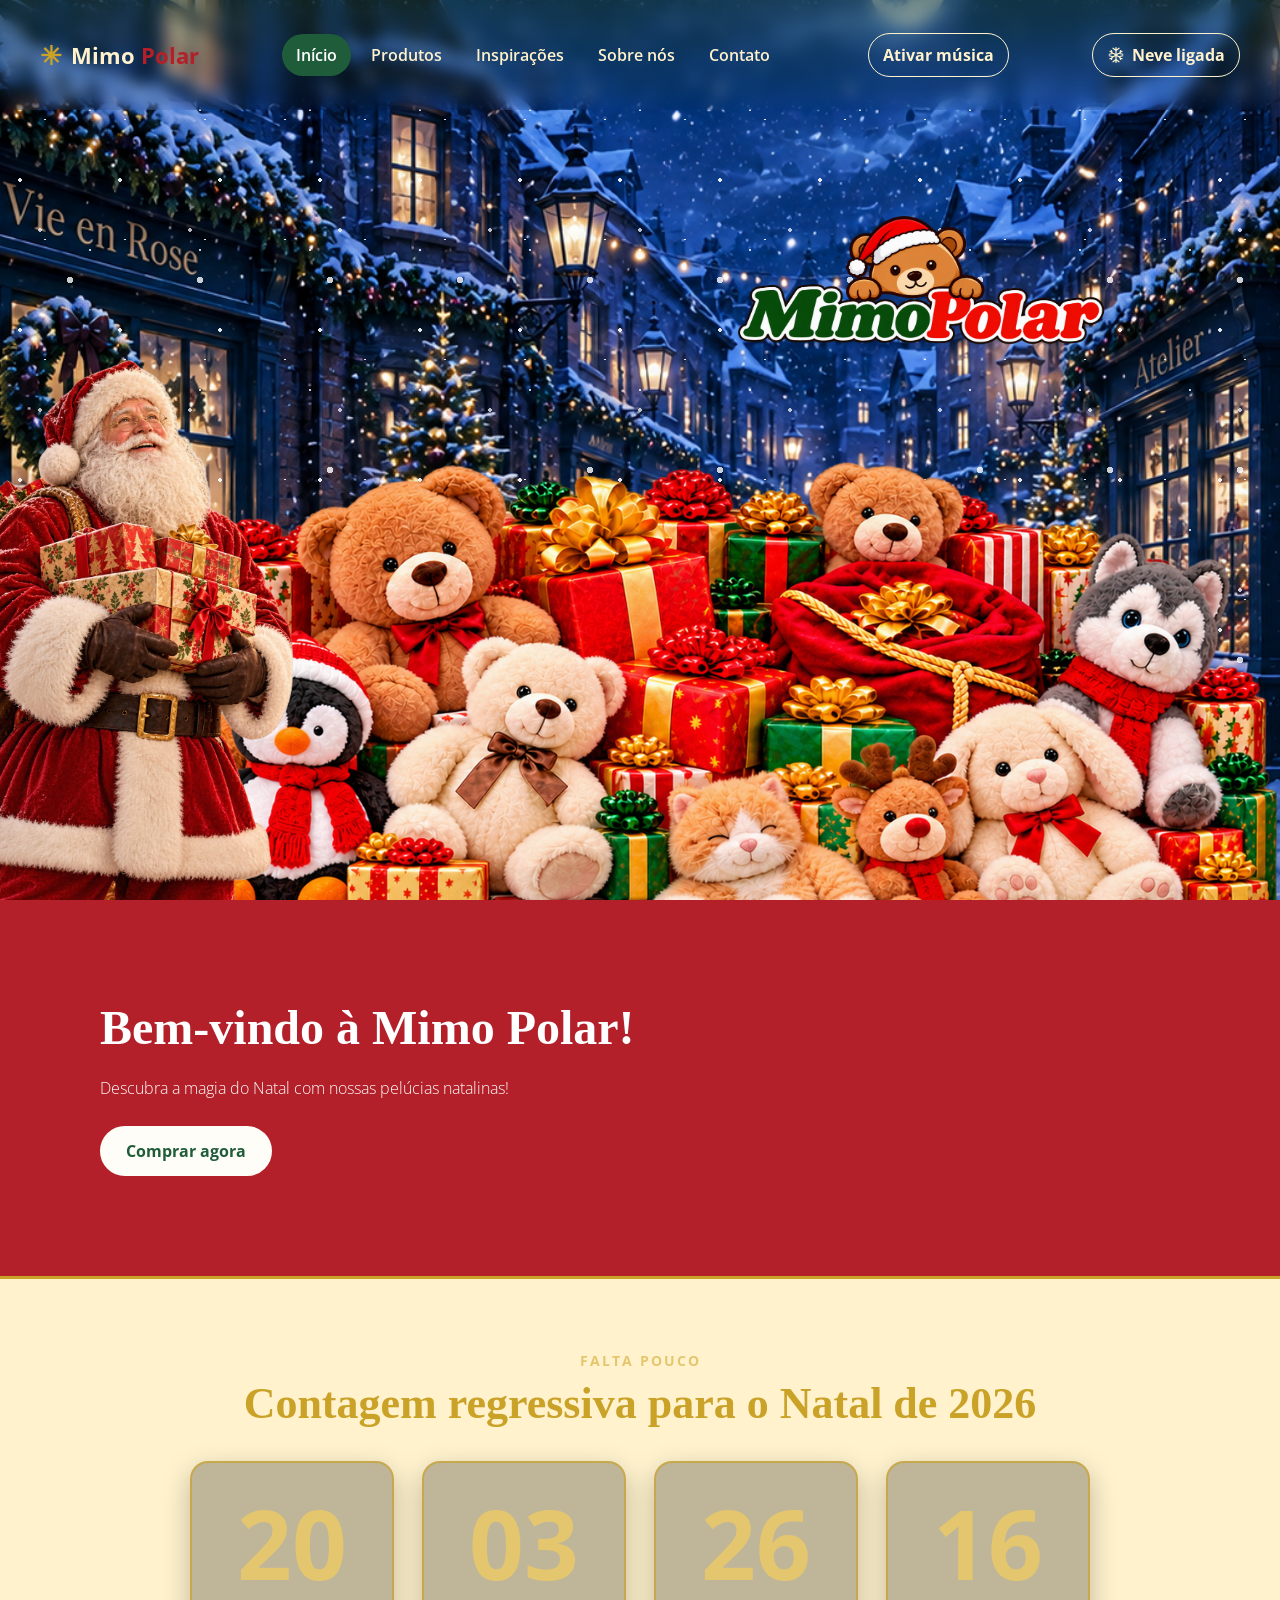
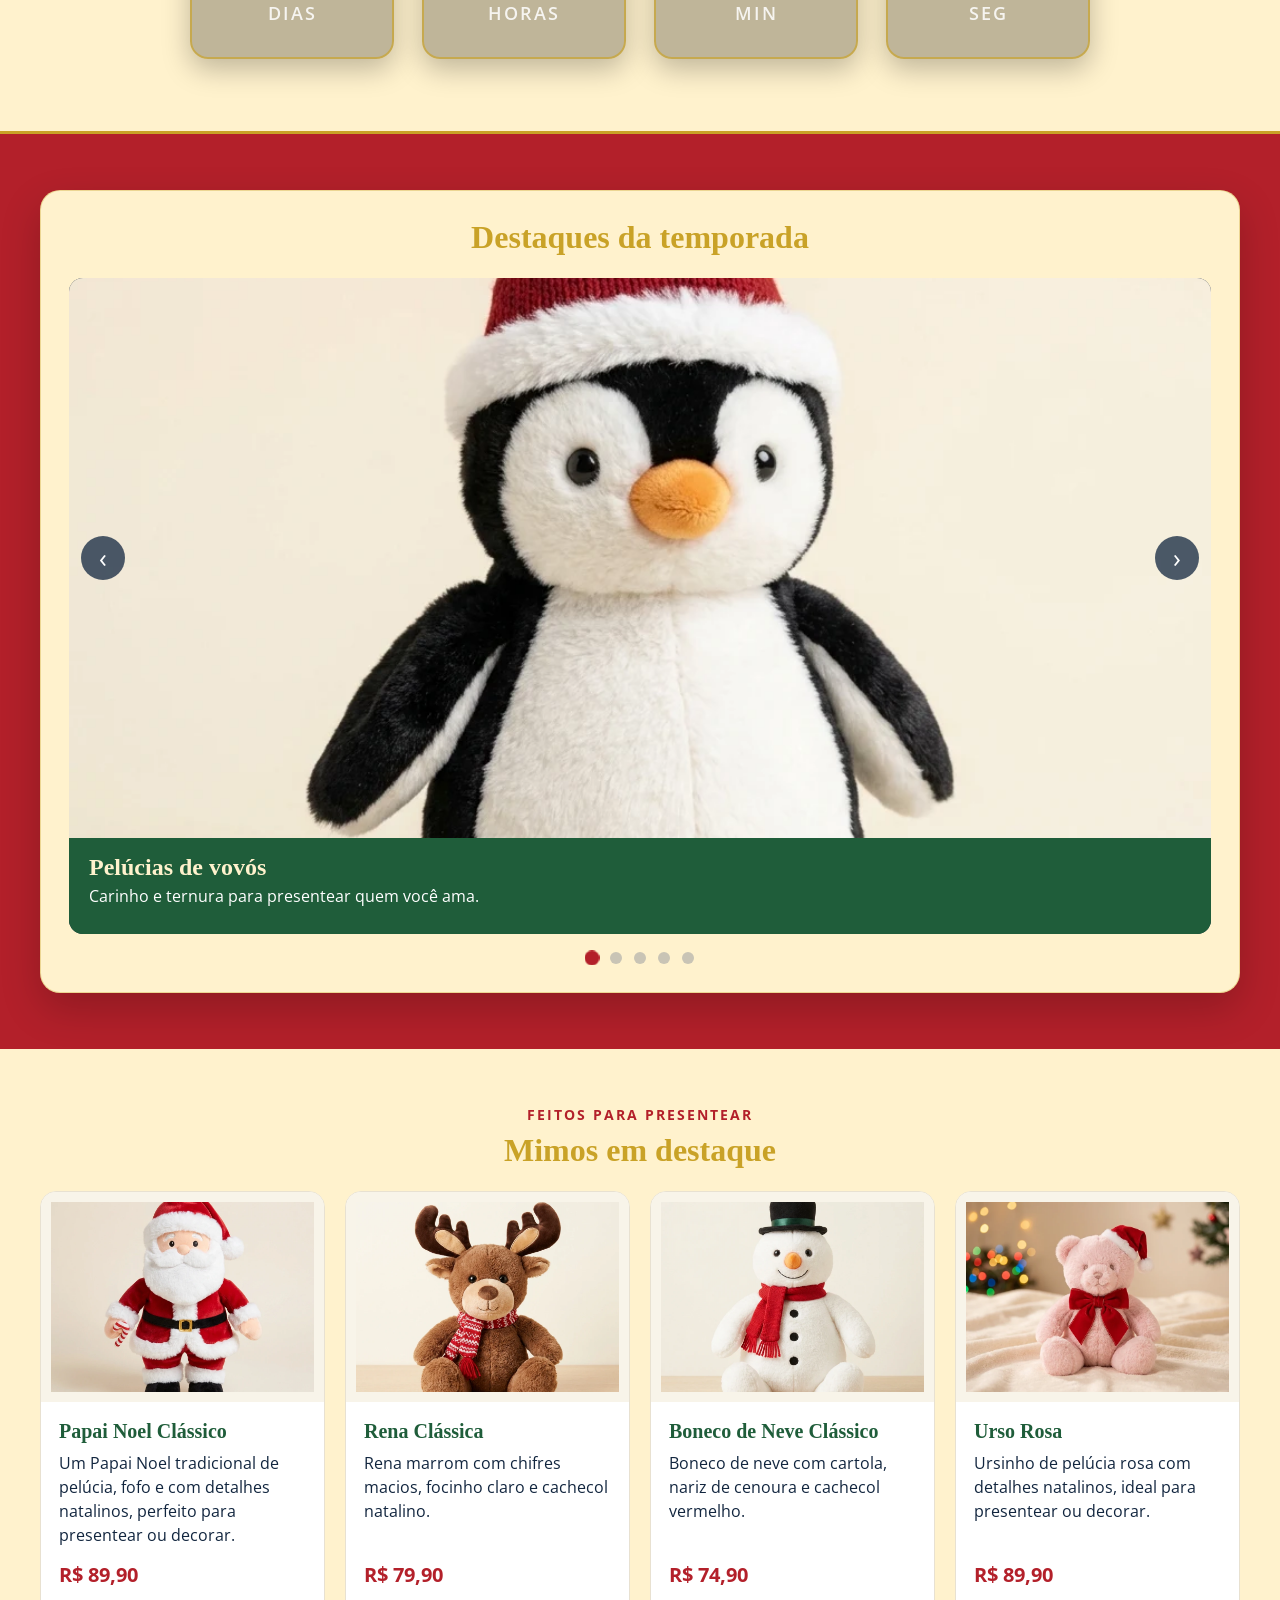
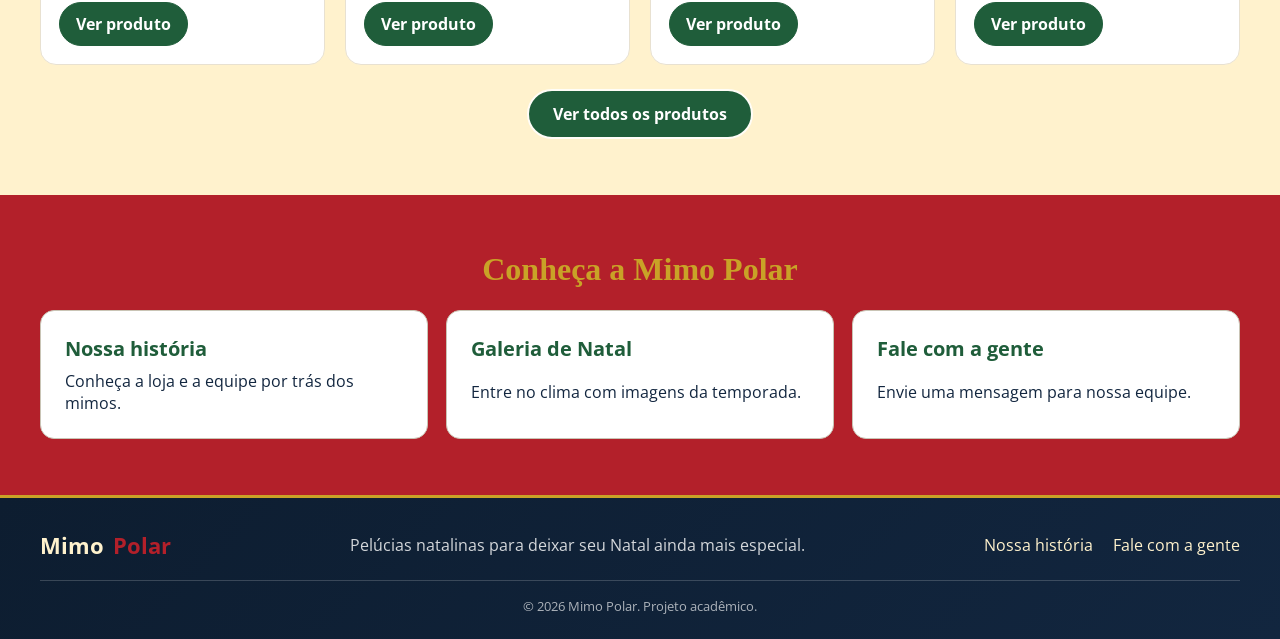
<file: index.html>
<!doctype html>
<html lang="pt-BR">
  <head>
    <!-- Informações da página e arquivos usados nela. -->
    <meta charset="UTF-8" />
    <meta name="viewport" content="width=device-width, initial-scale=1.0" />
    <meta
      name="description"
      content="Mimo Polar: pelúcias natalinas para deixar seu Natal ainda mais especial."
    />
    <title>Início | Mimo Polar</title>
    <link rel="icon" href="img/banners/logo.png" />
    <link rel="preconnect" href="https://fonts.googleapis.com" />
    <link rel="preconnect" href="https://fonts.gstatic.com" crossorigin />
    <link
      href="https://fonts.googleapis.com/css2?family=Mountains+of+Christmas:wght@400;700&family=Open+Sans:wght@300;400;600;700&display=swap"
      rel="stylesheet"
    />
    <link rel="stylesheet" href="css/style.css" />
    <link rel="stylesheet" href="css/responsavidade.css" />
    <script src="js/produtos.js" defer></script>
    <script src="js/script.js" defer></script>
  </head>
  <body class="home">
    <!-- Menu do site e botões de música e neve. -->
    <header class="cabecalho">
      <a
        class="marca"
        href="index.html"
        aria-label="Mimo Polar, página inicial"
      >
        <span class="marca-icone" aria-hidden="true">✳</span>
        <span>Mimo <strong>Polar</strong></span>
      </a>
      <nav class="menu" aria-label="Navegação principal">
        <a class="ativo" href="index.html" aria-current="page">Início</a>
        <a href="produtos.html">Produtos</a>
        <a href="galeria.html">Inspirações</a>
        <a href="sobre.html">Sobre nós</a>
        <a href="contato.html">Contato</a>
      </nav>
      <button class="botao-musica" id="btn-musica" type="button">
        Ativar música
      </button>
      <button class="botao-neve" type="button" aria-pressed="true">
        <svg viewBox="0 0 24 24" aria-hidden="true">
          <path
            d="M12 2v20M4 7l16 10M4 17 20 7M8 3l4 3 4-3M8 21l4-3 4 3M3 11l4-1-1-4M21 13l-4 1 1 4M3 13l4 1-1 4M21 11l-4-1 1-4"
          />
        </svg>
        <span data-texto-neve>Neve ligada</span>
      </button>
    </header>

    <main>
      <!-- Imagem de abertura com partes que se movem ao rolar a página. -->
      <section class="parallax" id="fundo-parallax">
        <img src="img/banners/pelucia.png" id="pelucia" alt="" />
        <img src="img/banners/papainoel.png" id="papai" alt="" />
        <img src="img/banners/logo.png" id="logos" alt="Mimo Polar" />
      </section>

      <!-- Boas-vindas e botão para ver os produtos. -->
      <section class="sec animar-rolagem">
        <h1>Bem-vindo à Mimo Polar!</h1>
        <p>Descubra a magia do Natal com nossas pelúcias natalinas!</p>
        <a class="botao-comprar-home" href="produtos.html#catalogo"
          >Comprar agora</a
        >
      </section>

      <!-- Quantos dias faltam para o Natal. -->
      <section
        class="contagem-home animar-rolagem"
        aria-labelledby="titulo-contagem-home"
      >
        <div class="container">
          <p class="sobretitulo">Falta pouco</p>
          <h2 id="titulo-contagem-home">
            Contagem regressiva para o Natal de 2026
          </h2>
          <div
            class="contador-grande"
            role="timer"
            aria-label="Tempo restante até o Natal de 2026"
            aria-live="off"
          >
            <div>
              <span data-contagem="dias">0</span>
              <p>Dias</p>
            </div>
            <div>
              <span data-contagem="horas">00</span>
              <p>Horas</p>
            </div>
            <div>
              <span data-contagem="minutos">00</span>
              <p>Min</p>
            </div>
            <div>
              <span data-contagem="segundos">00</span>
              <p>Seg</p>
            </div>
          </div>
        </div>
      </section>

      <!-- Anúncios que passam um de cada vez; os botões mudam o anúncio. -->
      <section
        class="promo-secao animar-rolagem"
        aria-labelledby="promo-titulo"
      >
        <div class="container1">
          <div class="promo-cartao">
            <h2 id="promo-titulo">Destaques da temporada</h2>

            <div class="promo-slideshow" id="promo-slideshow">
              <div class="promo-slide ativo">
                <img
                  src="img/produtos/pinguingorro.png"
                  alt="pinguin de gorro"
                />
                <div class="promo-legenda">
                  <h3>Pelúcias de vovós</h3>
                  <p>Carinho e ternura para presentear quem você ama.</p>
                </div>
              </div>

              <div class="promo-slide">
                <img src="img/produtos/ursorosa.webp" alt="urso rosa" />
                <div class="promo-legenda">
                  <h3>Kit de pelúcias para a árvore</h3>
                  <p>Decore sua árvore de Natal com fofura e alegria.</p>
                </div>
              </div>

              <div class="promo-slide">
                <img src="img/produtos/renafiilhote.png" alt="rena filhote " />
                <div class="promo-legenda">
                  <h3>Dupla de mini pelúcias</h3>
                  <p>Pequenas, fofas e perfeitas para enfeitar a árvore.</p>
                </div>
              </div>

              <div class="promo-slide">
                <img src="img/produtos/urso-verde.webp" alt="Urso verde" />
                <div class="promo-legenda">
                  <h3>Urso marrom clássico de Natal</h3>
                  <p>
                    Aconchego para a temporada festiva e um amigo para abraçar.
                  </p>
                </div>
              </div>

              <div class="promo-slide">
                <img src="img/produtos/baleia.png" alt="baleia de natal" />
                <div class="promo-legenda">
                  <h3>Urso inflável grande</h3>
                  <p>Ideal para decorar a casa e criar um clima festivo.</p>
                </div>
              </div>
              <button
                class="promo-botao promo-anterior"
                id="promo-anterior"
                type="button"
                aria-label="Slide anterior"
              >
                &#8249;
              </button>
              <button
                class="promo-botao promo-proximo"
                id="promo-proximo"
                type="button"
                aria-label="Próximo slide"
              >
                &#8250;
              </button>
            </div>

            <div class="promo-indicadores" id="promo-indicadores"></div>
          </div>
        </div>
      </section>

      <!-- Produtos escolhidos para aparecer em destaque na página inicial. -->
      <section
        class="home-destaques animar-rolagem"
        aria-labelledby="titulo-destaques"
      >
        <div class="container">
          <p class="sobretitulo">Feitos para presentear</p>
          <h2 id="titulo-destaques">Mimos em destaque</h2>
          <div
            id="produtos-destaque"
            class="grade-produtos"
            aria-live="polite"
          ></div>
          <a class="botao-comprar-home" href="produtos.html#catalogo"
            >Ver todos os produtos</a
          >
        </div>
      </section>

      <!-- Links para conhecer a loja, ver fotos e entrar em contato. -->
      <section
        class="home-links animar-rolagem"
        aria-labelledby="titulo-conheca"
      >
        <div class="container">
          <h2 id="titulo-conheca">Conheça a Mimo Polar</h2>
          <div class="home-links-grade">
            <a href="sobre.html"
              ><strong>Nossa história</strong
              ><span>Conheça a loja e a equipe por trás dos mimos.</span></a
            >
            <a href="galeria.html"
              ><strong>Galeria de Natal</strong
              ><span>Entre no clima com imagens da temporada.</span></a
            >
            <a href="contato.html"
              ><strong>Fale com a gente</strong
              ><span>Envie uma mensagem para nossa equipe.</span></a
            >
          </div>
        </div>
      </section>
    </main>

    <!-- Parte final da página, com links para outras áreas do site. -->
    <footer class="rodape">
      <div class="container rodape-conteudo">
        <a class="marca marca-rodape" href="index.html"
          >Mimo <strong>Polar</strong></a
        >
        <p>Pelúcias natalinas para deixar seu Natal ainda mais especial.</p>
        <nav aria-label="Links do rodapé">
          <a href="sobre.html">Nossa história</a>
          <a href="contato.html">Fale com a gente</a>
        </nav>
        <small>&copy; 2026 Mimo Polar. Projeto acadêmico.</small>
      </div>
    </footer>
  </body>
</html>
</file>
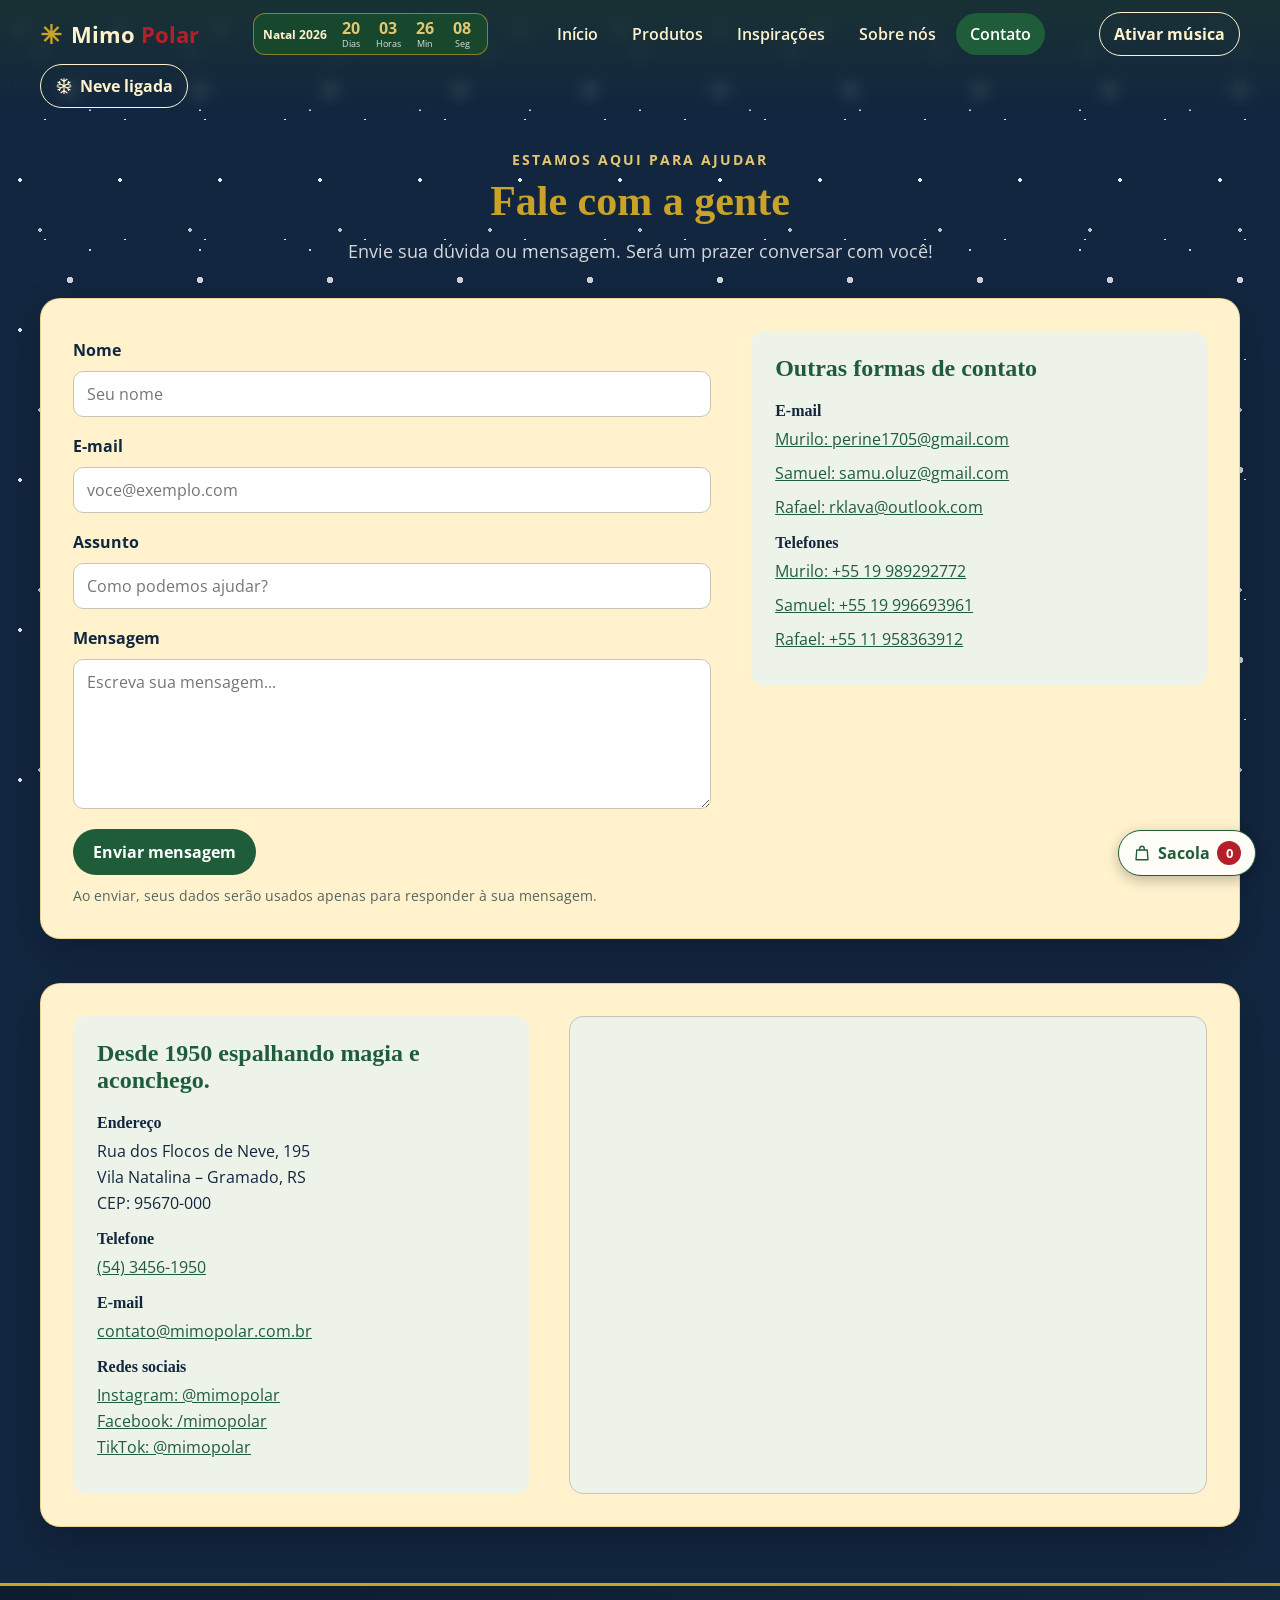
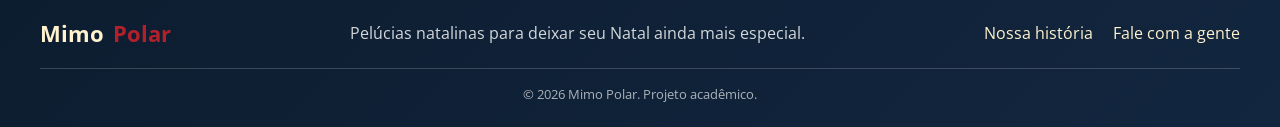
<file: contato.html>
<!doctype html>
<html lang="pt-BR">
  <head>
    <!-- Informações da página e arquivos usados nela. -->
    <meta charset="UTF-8" />
    <meta name="viewport" content="width=device-width, initial-scale=1.0" />
    <title>Contato | Mimo Polar</title>
    <link rel="icon" href="img/banners/logo.png" />
    <link rel="preconnect" href="https://fonts.googleapis.com" />
    <link rel="preconnect" href="https://fonts.gstatic.com" crossorigin />
    <link
      href="https://fonts.googleapis.com/css2?family=Mountains+of+Christmas:wght@400;700&family=Open+Sans:wght@300;400;600;700&display=swap"
      rel="stylesheet"
    />
    <link rel="stylesheet" href="css/style.css" />
    <link rel="stylesheet" href="css/responsavidade.css" />
    <script src="js/script.js" defer></script>
  </head>
  <body>
    <!-- Menu do site e botões de música e neve. -->
    <header class="cabecalho">
      <a
        class="marca"
        href="index.html"
        aria-label="Mimo Polar, página inicial"
      >
        <span class="marca-icone" aria-hidden="true">✳</span>
        <span>Mimo <strong>Polar</strong></span>
      </a>
      <div class="contagem-header">
        <span class="contagem-titulo">Natal 2026</span>
        <div
          class="contador"
          role="timer"
          aria-label="Tempo restante até o Natal de 2026"
          aria-live="off"
        >
          <div>
            <span id="dias">0</span>
            <p>Dias</p>
          </div>
          <div>
            <span id="horas">0</span>
            <p>Horas</p>
          </div>
          <div>
            <span id="minutos">0</span>
            <p>Min</p>
          </div>
          <div>
            <span id="segundos">0</span>
            <p>Seg</p>
          </div>
        </div>
      </div>
      <nav class="menu" aria-label="Navegação principal">
        <a href="index.html">Início</a>
        <a href="produtos.html">Produtos</a>
        <a href="galeria.html">Inspirações</a>
        <a href="sobre.html">Sobre nós</a>
        <a class="ativo" href="contato.html" aria-current="page">Contato</a>
      </nav>
      <button class="botao-musica" id="btn-musica" type="button">
        Ativar música
      </button>
      <button class="botao-neve" type="button" aria-pressed="true">
        <svg viewBox="0 0 24 24" aria-hidden="true">
          <path
            d="M12 2v20M4 7l16 10M4 17 20 7M8 3l4 3 4-3M8 21l4-3 4 3M3 11l4-1-1-4M21 13l-4 1 1 4M3 13l4 1-1 4M21 11l-4-1 1-4"
          />
        </svg>
        <span data-texto-neve>Neve ligada</span>
      </button>
      <a
        class="atalho-carrinho"
        href="produtos.html#catalogo"
        aria-label="Abrir sacola de compras"
      >
        <svg class="icone-sacola" viewBox="0 0 24 24" aria-hidden="true">
          <path d="M5 8h14l1 13H4L5 8Z" />
          <path d="M9 8V6a3 3 0 0 1 6 0v2" />
        </svg>
        <span>Sacola</span>
        <span class="contador-carrinho" data-qtd-carrinho>0</span>
      </a>
    </header>

    <main class="contato-pagina container">
      <!-- Título e instruções para enviar uma mensagem. -->
      <section class="titulo-pagina">
        <p class="sobretitulo">Estamos aqui para ajudar</p>
        <h1>Fale com a gente</h1>
        <p>Envie sua dúvida ou mensagem. Será um prazer conversar com você!</p>
      </section>

      <section
        class="contato-cartao"
        aria-label="Formulário e outras formas de contato"
      >
        <!-- Formulário de exemplo; o site confere os campos antes de responder. -->
        <form class="contato-formulario" action="#" method="post" novalidate>
          <label for="nome">Nome</label>
          <input
            id="nome"
            name="nome"
            type="text"
            placeholder="Seu nome"
            required
          />

          <label for="email">E-mail</label>
          <input
            id="email"
            name="email"
            type="email"
            placeholder="voce@exemplo.com"
            required
          />

          <label for="assunto">Assunto</label>
          <input
            id="assunto"
            name="assunto"
            type="text"
            placeholder="Como podemos ajudar?"
            required
          />

          <label for="mensagem">Mensagem</label>
          <textarea
            id="mensagem"
            name="mensagem"
            placeholder="Escreva sua mensagem..."
            required
          ></textarea>

          <button class="contato-enviar" type="submit">Enviar mensagem</button>

          <p
            id="contato-feedback"
            class="contato-feedback"
            role="status"
            aria-live="polite"
            hidden
          ></p>
          <p class="contato-aviso">
            Ao enviar, seus dados serão usados apenas para responder à sua
            mensagem.
          </p>
        </form>

        <!-- E-mails e telefones dos integrantes. -->
        <aside class="contato-informacoes">
          <h2>Outras formas de contato</h2>

          <h3>E-mail</h3>
          <p>
            <a href="mailto:perine1705@gmail.com"
              >Murilo: perine1705@gmail.com</a
            >
          </p>
          <p>
            <a href="mailto:samu.oluz@gmail.com">Samuel: samu.oluz@gmail.com</a>
          </p>
          <p>
            <a href="mailto:rklava@outlook.com">Rafael: rklava@outlook.com</a>
          </p>

          <h3>Telefones</h3>
          <p>
            <a href="tel:+5519989292772">Murilo: +55 19 989292772</a>
          </p>
          <p>
            <a href="tel:+5519996693961">Samuel: +55 19 996693961</a>
          </p>
          <p>
            <a href="tel:+5511958363912">Rafael: +55 11 958363912</a>
          </p>
        </aside>
      </section>

      <br />
      <br />

      <section
        class="contato-cartao contato-mapa-cartao"
        aria-label="Localização da loja"
      >
        <!-- Endereço e páginas da loja nas redes sociais. -->
        <aside class="contato-informacoes">
          <h2>Desde 1950 espalhando magia e aconchego.</h2>

          <h3>Endereço</h3>
          <p>
            <span>Rua dos Flocos de Neve, 195</span>
            <span>Vila Natalina – Gramado, RS</span>
            <span>CEP: 95670-000</span>
          </p>

          <h3>Telefone</h3>
          <p><a href="tel:+555434561950">(54) 3456-1950</a></p>

          <h3>E-mail</h3>
          <p>
            <a href="mailto:contato@mimopolar.com.br"
              >contato@mimopolar.com.br</a
            >
          </p>

          <h3>Redes sociais</h3>
          <p>
            <a href="https://www.instagram.com/mimopolar/"
              >Instagram: @mimopolar</a
            >
            <a href="https://www.facebook.com/mimopolar/"
              >Facebook: /mimopolar</a
            >
            <a href="https://www.tiktok.com/@mimopolar">TikTok: @mimopolar</a>
          </p>
        </aside>

        <!-- Mapa; ele só carrega quando a pessoa chega perto dele na página. -->
        <div class="contato-mapa">
          <iframe
            src="https://www.google.com/maps?q=Gramado,+RS,+Brasil&output=embed"
            title="Mapa mostrando Gramado, RS"
            width="100%"
            height="100%"
            style="border: 0"
            allowfullscreen=""
            loading="lazy"
            referrerpolicy="no-referrer-when-downgrade"
          ></iframe>
        </div>
      </section>
    </main>

    <!-- Parte final da página, com links para outras áreas do site. -->
    <footer class="rodape">
      <div class="container rodape-conteudo">
        <a class="marca marca-rodape" href="index.html"
          >Mimo <strong>Polar</strong></a
        >
        <p>Pelúcias natalinas para deixar seu Natal ainda mais especial.</p>
        <nav aria-label="Links do rodapé">
          <a href="sobre.html">Nossa história</a>
          <a href="contato.html">Fale com a gente</a>
        </nav>
        <small>&copy; 2026 Mimo Polar. Projeto acadêmico.</small>
      </div>
    </footer>
  </body>
</html>
</file>
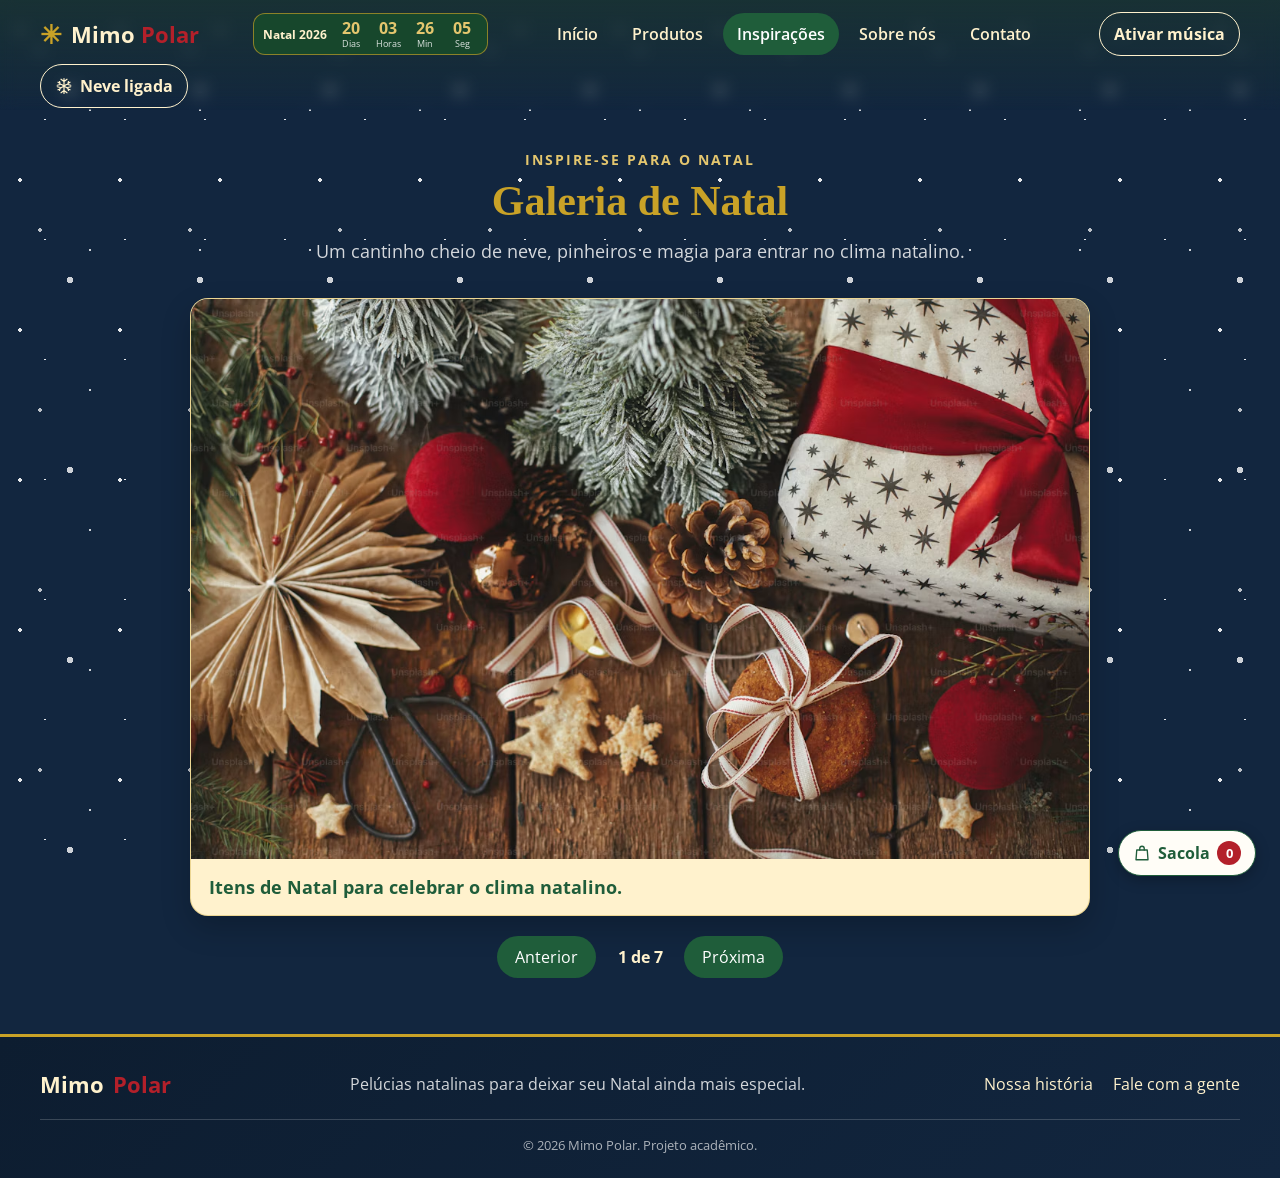
<file: galeria.html>
<!doctype html>
<html lang="pt-BR">
  <head>
    <!-- Informações da página e arquivos usados nela. -->
    <meta charset="UTF-8" />
    <meta name="viewport" content="width=device-width, initial-scale=1.0" />
    <title>Galeria de Natal | Mimo Polar</title>
    <link rel="icon" href="img/banners/logo.png" />
    <link rel="preconnect" href="https://fonts.googleapis.com" />
    <link rel="preconnect" href="https://fonts.gstatic.com" crossorigin />
    <link
      href="https://fonts.googleapis.com/css2?family=Mountains+of+Christmas:wght@400;700&family=Open+Sans:wght@300;400;600;700&display=swap"
      rel="stylesheet"
    />
    <link rel="stylesheet" href="css/style.css" />
    <link rel="stylesheet" href="css/responsavidade.css" />
    <script src="js/script.js" defer></script>
  </head>
  <body>
    <!-- Menu do site e botões de música e neve. -->
    <header class="cabecalho">
      <a
        class="marca"
        href="index.html"
        aria-label="Mimo Polar, página inicial"
      >
        <span class="marca-icone" aria-hidden="true">✳</span>
        <span>Mimo <strong>Polar</strong></span>
      </a>
      <div class="contagem-header">
        <span class="contagem-titulo">Natal 2026</span>
        <div
          class="contador"
          role="timer"
          aria-label="Tempo restante até o Natal de 2026"
          aria-live="off"
        >
          <div>
            <span id="dias">0</span>
            <p>Dias</p>
          </div>
          <div>
            <span id="horas">0</span>
            <p>Horas</p>
          </div>
          <div>
            <span id="minutos">0</span>
            <p>Min</p>
          </div>
          <div>
            <span id="segundos">0</span>
            <p>Seg</p>
          </div>
        </div>
      </div>
      <nav class="menu" aria-label="Navegação principal">
        <a href="index.html">Início</a>
        <a href="produtos.html">Produtos</a>
        <a class="ativo" href="galeria.html" aria-current="page">Inspirações</a>
        <a href="sobre.html">Sobre nós</a>
        <a href="contato.html">Contato</a>
      </nav>
      <button class="botao-musica" id="btn-musica" type="button">
        Ativar música
      </button>
      <button class="botao-neve" type="button" aria-pressed="true">
        <svg viewBox="0 0 24 24" aria-hidden="true">
          <path
            d="M12 2v20M4 7l16 10M4 17 20 7M8 3l4 3 4-3M8 21l4-3 4 3M3 11l4-1-1-4M21 13l-4 1 1 4M3 13l4 1-1 4M21 11l-4-1 1-4"
          />
        </svg>
        <span data-texto-neve>Neve ligada</span>
      </button>
      <a
        class="atalho-carrinho"
        href="produtos.html#catalogo"
        aria-label="Abrir sacola de compras"
      >
        <svg class="icone-sacola" viewBox="0 0 24 24" aria-hidden="true">
          <path d="M5 8h14l1 13H4L5 8Z" />
          <path d="M9 8V6a3 3 0 0 1 6 0v2" />
        </svg>
        <span>Sacola</span>
        <span class="contador-carrinho" data-qtd-carrinho>0</span>
      </a>
    </header>

    <main class="galeria-pagina container">
      <!-- Apresentação das fotos de Natal. -->
      <section class="titulo-pagina">
        <p class="sobretitulo">Inspire-se para o Natal</p>
        <h1>Galeria de Natal</h1>
        <p>
          Um cantinho cheio de neve, pinheiros e magia para entrar no clima
          natalino.
        </p>
      </section>

      <!-- Fotos que passam uma de cada vez; os botões trocam a foto. -->
      <section
        class="galeria-slideshow"
        aria-label="Galeria de imagens natalinas"
        aria-roledescription="slideshow"
      >
        <div class="galeria-grade">
          <figure class="galeria-item slide ativo" aria-hidden="false">
            <div class="galeria-imagem">
              <img
                src="img/banners/coisas-de-natal.avif"
                alt="coisas de natal com neve e luzes"
              />
            </div>
            <figcaption>
              Itens de Natal para celebrar o clima natalino.
            </figcaption>
          </figure>

          <figure class="galeria-item slide" aria-hidden="true">
            <div class="galeria-imagem">
              <img src="img/produtos/triplo-t.png" alt="triple T" />
            </div>
            <figcaption>
              Triple T com decoração de natal. O meme mais querido pelas
              crianças.
            </figcaption>
          </figure>

          <figure class="galeria-item slide" aria-hidden="true">
            <div class="galeria-imagem">
              <img
                src="img/produtos/biscoito.png"
                alt="biscoito de gengibre com decoração natalina"
              />
            </div>
            <figcaption>
              Biscoito de gengibre com decoração natalina.
            </figcaption>
          </figure>

          <figure class="galeria-item slide" aria-hidden="true">
            <div class="galeria-imagem">
              <img
                src="img/banners/cidade-natalina.avif"
                alt="Cidade natalina com neve e luzes"
              />
            </div>
            <figcaption>Cidade natalina com neve e luzes.</figcaption>
          </figure>

          <figure class="galeria-item slide" aria-hidden="true">
            <div class="galeria-imagem">
              <img
                src="img/banners/papainoel.png"
                alt="Papai Noel com presentes no cenário do banner"
              />
            </div>
            <figcaption>Papai Noel com presentes.</figcaption>
          </figure>

          <figure class="galeria-item slide" aria-hidden="true">
            <div class="galeria-imagem">
              <img
                src="img/banners/papainoelemacao.jpg"
                alt="Papai Noel em ação com decoração natalina"
              />
            </div>
            <figcaption>Papai Noel em ação!</figcaption>
          </figure>

          <figure class="galeria-item slide" aria-hidden="true">
            <div class="galeria-imagem">
              <img
                src="img/produtos/casal-fofo.png"
                alt="Casal de personagens de pelúcia com tema natalino"
              />
            </div>
            <figcaption>
              O casal mais fofo dos memes. Não é só o amor entre eles, é o amor
              do Natal.
            </figcaption>
          </figure>
        </div>

        <div class="slides-controles">
          <button id="anterior" type="button" aria-label="Ver imagem anterior">
            Anterior
          </button>
          <span class="slides-contador" aria-hidden="true">1 de 7</span>
          <button id="proximo" type="button" aria-label="Ver próxima imagem">
            Próxima
          </button>
        </div>
      </section>
    </main>

    <!-- Mostra maior a foto escolhida. -->
    <dialog
      id="galeria-lightbox"
      class="galeria-lightbox"
      aria-label="Imagem ampliada"
    >
      <button
        class="lightbox-fechar"
        type="button"
        aria-label="Fechar imagem ampliada"
      >
        &times;
      </button>
      <img id="lightbox-imagem" alt="botao" />
      <p id="lightbox-legenda"></p>
    </dialog>

    <!-- Quantos dias faltam para o Natal. -->
    <section class="contagem-pag" aria-labelledby="titulo-contagem-pag">
      <div class="container">
        <p class="sobretitulo">Falta pouco</p>
        <h2 id="titulo-contagem-pag">
          Contagem regressiva para o Natal de 2026
        </h2>
        <div
          class="contador-grande"
          role="timer"
          aria-label="Tempo restante até o Natal de 2026"
          aria-live="off"
        >
          <div>
            <span data-contagem="dias">0</span>
            <p>Dias</p>
          </div>
          <div>
            <span data-contagem="horas">00</span>
            <p>Horas</p>
          </div>
          <div>
            <span data-contagem="minutos">00</span>
            <p>Min</p>
          </div>
          <div>
            <span data-contagem="segundos">00</span>
            <p>Seg</p>
          </div>
        </div>
      </div>
    </section>

    <!-- Parte final da página, com links para outras áreas do site. -->
    <footer class="rodape">
      <div class="container rodape-conteudo">
        <a class="marca marca-rodape" href="index.html"
          >Mimo <strong>Polar</strong></a
        >
        <p>Pelúcias natalinas para deixar seu Natal ainda mais especial.</p>
        <nav aria-label="Links do rodapé">
          <a href="sobre.html">Nossa história</a>
          <a href="contato.html">Fale com a gente</a>
        </nav>
        <small>&copy; 2026 Mimo Polar. Projeto acadêmico.</small>
      </div>
    </footer>
  </body>
</html>
</file>
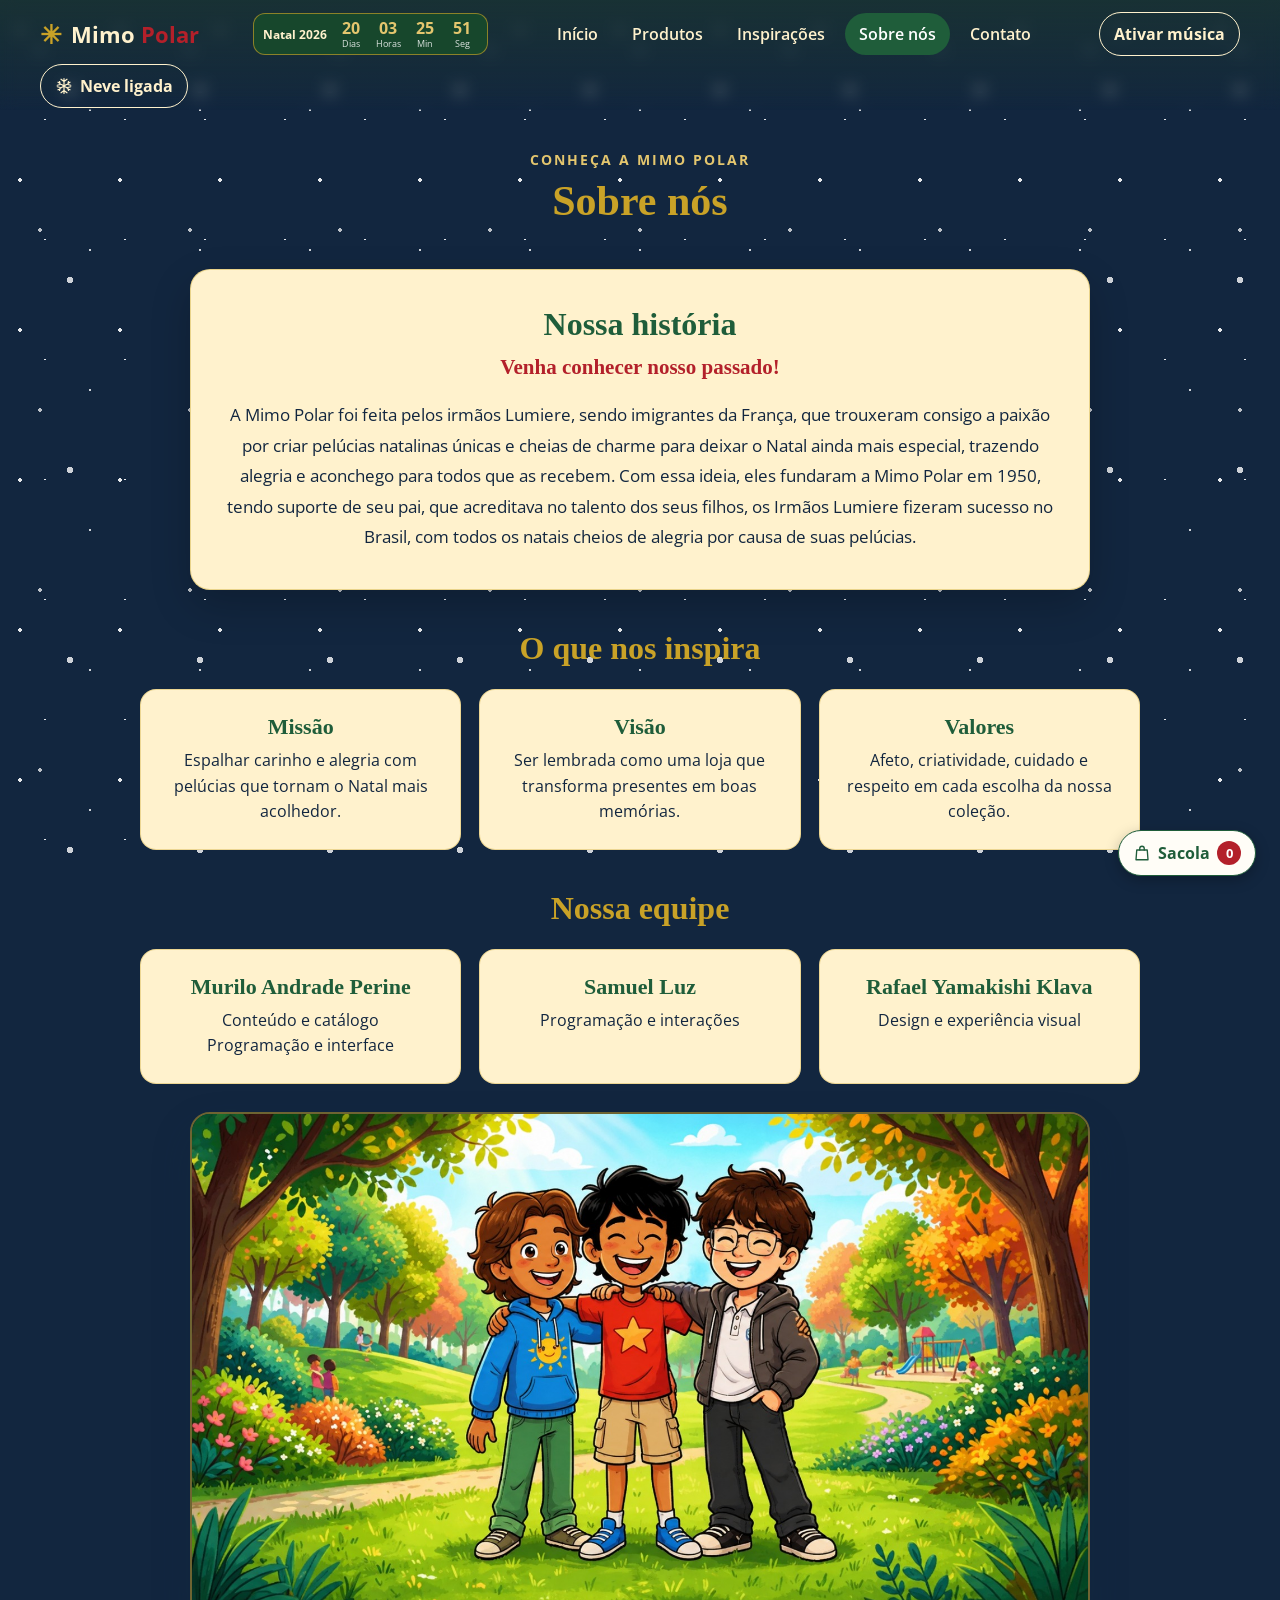
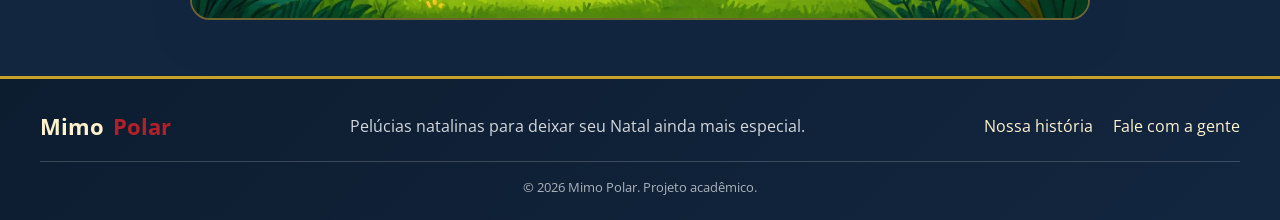
<file: sobre.html>
<!doctype html>
<html lang="pt-BR">
  <head>
    <!-- Informações da página e arquivos usados nela. -->
    <meta charset="UTF-8" />
    <meta name="viewport" content="width=device-width, initial-scale=1.0" />
    <title>Sobre nós | Mimo Polar</title>
    <link rel="icon" href="img/banners/logo.png" />
    <link rel="preconnect" href="https://fonts.googleapis.com" />
    <link rel="preconnect" href="https://fonts.gstatic.com" crossorigin />
    <link
      href="https://fonts.googleapis.com/css2?family=Mountains+of+Christmas:wght@400;700&family=Open+Sans:wght@300;400;600;700&display=swap"
      rel="stylesheet"
    />
    <link rel="stylesheet" href="css/style.css" />
    <link rel="stylesheet" href="css/responsavidade.css" />
    <script src="js/script.js" defer></script>
  </head>
  <body>
    <!-- Menu do site e botões de música e neve. -->
    <header class="cabecalho">
      <a
        class="marca"
        href="index.html"
        aria-label="Mimo Polar, página inicial"
      >
        <span class="marca-icone" aria-hidden="true">✳</span>
        <span>Mimo <strong>Polar</strong></span>
      </a>
      <div class="contagem-header">
        <span class="contagem-titulo">Natal 2026</span>
        <div
          class="contador"
          role="timer"
          aria-label="Tempo restante até o Natal de 2026"
          aria-live="off"
        >
          <div>
            <span id="dias">0</span>
            <p>Dias</p>
          </div>
          <div>
            <span id="horas">0</span>
            <p>Horas</p>
          </div>
          <div>
            <span id="minutos">0</span>
            <p>Min</p>
          </div>
          <div>
            <span id="segundos">0</span>
            <p>Seg</p>
          </div>
        </div>
      </div>
      <nav class="menu" aria-label="Navegação principal">
        <a href="index.html">Início</a>
        <a href="produtos.html">Produtos</a>
        <a href="galeria.html">Inspirações</a>
        <a class="ativo" href="sobre.html" aria-current="page">Sobre nós</a>
        <a href="contato.html">Contato</a>
      </nav>
      <button class="botao-musica" id="btn-musica" type="button">
        Ativar música
      </button>
      <button class="botao-neve" type="button" aria-pressed="true">
        <svg viewBox="0 0 24 24" aria-hidden="true">
          <path
            d="M12 2v20M4 7l16 10M4 17 20 7M8 3l4 3 4-3M8 21l4-3 4 3M3 11l4-1-1-4M21 13l-4 1 1 4M3 13l4 1-1 4M21 11l-4-1 1-4"
          />
        </svg>
        <span data-texto-neve>Neve ligada</span>
      </button>
      <a
        class="atalho-carrinho"
        href="produtos.html#catalogo"
        aria-label="Abrir sacola de compras"
      >
        <svg class="icone-sacola" viewBox="0 0 24 24" aria-hidden="true">
          <path d="M5 8h14l1 13H4L5 8Z" />
          <path d="M9 8V6a3 3 0 0 1 6 0v2" />
        </svg>
        <span>Sacola</span>
        <span class="contador-carrinho" data-qtd-carrinho>0</span>
      </a>
    </header>

    <main class="sobre-pagina container">
      <!-- Apresentação da página Sobre nós. -->
      <section class="titulo-pagina">
        <p class="sobretitulo">Conheça a Mimo Polar</p>
        <h1>Sobre nós</h1>
      </section>

      <!-- História da marca. -->
      <article class="sobre-caixa animar-rolagem">
        <h2 class="sobre-titulo-principal">Nossa história</h2>
        <h3 class="sobre-subtitulo">Venha conhecer nosso passado!</h3>
        <p class="sobre-texto">
          A Mimo Polar foi feita pelos irmãos Lumiere, sendo imigrantes da
          França, que trouxeram consigo a paixão por criar pelúcias natalinas
          únicas e cheias de charme para deixar o Natal ainda mais especial,
          trazendo alegria e aconchego para todos que as recebem. Com essa
          ideia, eles fundaram a Mimo Polar em 1950, tendo suporte de seu pai,
          que acreditava no talento dos seus filhos, os Irmãos Lumiere fizeram
          sucesso no Brasil, com todos os natais cheios de alegria por causa de
          suas pelúcias.
        </p>
      </article>

      <!-- O que a loja quer fazer, alcançar e seguir. -->
      <section
        class="sobre-valores animar-rolagem"
        aria-labelledby="titulo-valores"
      >
        <h2 id="titulo-valores">O que nos inspira</h2>
        <div class="sobre-valores-grade">
          <article>
            <h3>Missão</h3>
            <p>
              Espalhar carinho e alegria com pelúcias que tornam o Natal mais
              acolhedor.
            </p>
          </article>
          <article>
            <h3>Visão</h3>
            <p>
              Ser lembrada como uma loja que transforma presentes em boas
              memórias.
            </p>
          </article>
          <article>
            <h3>Valores</h3>
            <p>
              Afeto, criatividade, cuidado e respeito em cada escolha da nossa
              coleção.
            </p>
          </article>
        </div>
      </section>

      <!-- Integrantes da equipe, o que cada um faz e uma foto do grupo. -->
      <section
        class="sobre-equipe animar-rolagem"
        aria-labelledby="titulo-equipe"
      >
        <h2 id="titulo-equipe">Nossa equipe</h2>
        <div class="sobre-equipe-grade">
          <article>
            <span aria-hidden="true"></span>
            <h3>Murilo Andrade Perine</h3>
            <p>Conteúdo e catálogo</p>
            <p>Programação e interface</p>
          </article>
          <article>
            <span aria-hidden="true"></span>
            <h3>Samuel Luz</h3>
            <p>Programação e interações</p>
          </article>
          <article>
            <span aria-hidden="true"></span>
            <h3>Rafael Yamakishi Klava</h3>
            <p>Design e experiência visual</p>
          </article>
        </div>
      <img
        class="equipe-final-imagem"
        src="img/banners/turma.jpg"
        alt="Equipe da Mimo Polar"
      />
      </section>
      </section>
    </main>

          <!-- Quantos dias faltam para o Natal. -->
          <section class="contagem-pag" aria-labelledby="titulo-contagem-pag">
        <div class="container">
          <p class="sobretitulo">Falta pouco</p>
          <h2 id="titulo-contagem-pag">
            Contagem regressiva para o Natal de 2026
          </h2>
          <div
            class="contador-grande"
            role="timer"
            aria-label="Tempo restante até o Natal de 2026"
            aria-live="off"
          >
            <div>
              <span data-contagem="dias">0</span>
              <p>Dias</p>
            </div>
            <div>
              <span data-contagem="horas">00</span>
              <p>Horas</p>
            </div>
            <div>
              <span data-contagem="minutos">00</span>
              <p>Min</p>
            </div>
            <div>
              <span data-contagem="segundos">00</span>
              <p>Seg</p>
            </div>
          </div>
        </div>
      </section>


    <!-- Parte final da página, com links para outras áreas do site. -->
    <footer class="rodape">
      <div class="container rodape-conteudo">
        <a class="marca marca-rodape" href="index.html"
          >Mimo <strong>Polar</strong></a
        >
        <p>Pelúcias natalinas para deixar seu Natal ainda mais especial.</p>
        <nav aria-label="Links do rodapé">
          <a href="sobre.html">Nossa história</a>
          <a href="contato.html">Fale com a gente</a>
        </nav>
        <small>&copy; 2026 Mimo Polar. Projeto acadêmico.</small>
      </div>
    </footer>
  </body>
</html>
</file>
<file: css/style.css>
/* =====================================================
   style.css — Mimo Polar
   Organização:
     1. Variáveis (cores e fontes)
     2. Base (vale para todas as páginas)
     3. Componentes comuns (cabeçalho, menu, títulos, rodapé)
     4. index.html     (home)
     5. produtos.html  (catálogo e sacola)
     6. galeria.html   (slideshow)
     7. sobre.html
     8. contato.html
   As regras para telas pequenas ficam no arquivo responsavidade.css
   ===================================================== */

/* =====================================================
    pela mor de deus, deixa esse css organizado, principalmente as cores
    usando o var e o nome dela. se a cor não tiver um nome, cria um nome pra ela.
    principalmente vc Rafael
   ===================================================== */
:root {
  /* Cores principais */
  --vermelho: #b3202a;
  --verde: #1f5d3a;
  --verde-escuro: #17472c;
  --dourado: #c9a227;
  --dourado-claro: #e4c66e;
  --neve: #ffffff;
  --creme: #fff2cd;
  --creme-claro: #fffdf7;
  --noite: #12263f;
  --noite-escura: #0d1d30;

  /* Azuis do fundo e da galeria */
  --azul-escuro: #1f4056;
  --azul-petroleo: #47707a;
  --azul-profundo: #173447;
  --azul-mar: #3d7686;
  --azul-gelo: #cfe8e2;

  /* Neutros e apoio */
  --cinza-texto: #58645a;
  --bege-borda: #c9c4b5;
  --bege-card: #e8e1d1;
  --verde-palido: #edf3e9;

  /* Versões em RGB (para usar com transparência) */
  --neve-rgb: 255, 255, 255;
  --dourado-rgb: 201, 162, 39;
  --noite-rgb: 18, 38, 63;
  --verde-rgb: 31, 93, 58;
  --verde-cabecalho-rgb: 31, 59, 44;
  --preto-rgb: 0, 0, 0;

  /* Fontes */
  --fonte-titulo: "Mountains of Christmas", cursive;
  --fonte-texto: "Open Sans", sans-serif;

  /* Medidas */
  --altura-cabecalho-min: 110px; /* altura mínima do cabeçalho */
  --altura-cabecalho: 110px; /* altura real: o JS atualiza sozinho se o cabeçalho crescer */
}

/* =====================================================
   2. BASE
   ===================================================== */
* {
  margin: 0;
  padding: 0;
  box-sizing: border-box;
}

html {
  scroll-behavior: smooth;
}

body {
  padding-top: var(--altura-cabecalho);
  display: flex;
  min-height: 100vh;
  flex-direction: column;
  background-color: var(--noite);
  font-family: var(--fonte-texto);
  overflow-x: hidden;
}

body > main {
  flex: 1 0 auto;
}

h1,
h2,
h3,
h4,
h5,
h6 {
  font-family: var(--fonte-titulo);
}

.container {
  width: min(1200px, calc(100% - 48px));
  margin: 0 auto;
}

/* =====================================================
   3. COMPONENTES COMUNS (todas as páginas)
   ===================================================== */

/* ----- Cabeçalho e menu ----- */
/* Header transparente e fixo no topo.
   Atenção: NÃO colocar backdrop-filter, filter ou transform aqui.
   Isso faz o carrinho (position: fixed dentro do header) deixar de
   se prender na tela e "subir". O degradê fica no ::before. */
.cabecalho {
  position: fixed;
  top: 0;
  left: 0;
  width: 100%;
  height: auto;
  min-height: var(--altura-cabecalho-min);
  z-index: 100;
  display: flex;
  align-items: center;
  justify-content: space-between;
  flex-wrap: wrap; /* o que não couber desce para outra linha, e o cabeçalho cresce */
  gap: 8px 16px;
  padding: 12px 40px;
  background: transparent;
}

/* Degradê escuro só para dar leitura ao menu sem pintar o header */
.cabecalho::before {
  content: "";
  position: absolute;
  inset: 0;
  z-index: -1;
  background: linear-gradient(
    to bottom,
    rgba(var(--verde-cabecalho-rgb), 0.55) 0%,
    rgba(var(--verde-cabecalho-rgb), 0.15) 80%,
    transparent 100%
  );
  backdrop-filter: blur(8px);
  -webkit-backdrop-filter: blur(8px);
  pointer-events: none;
}

.marca {
  display: inline-flex;
  align-items: center;
  gap: 9px;
  color: var(--creme);
  font-size: 22px;
  font-weight: 700;
  text-decoration: none;
  white-space: nowrap;
}

.marca strong {
  color: var(--vermelho);
}

.marca-icone {
  color: var(--dourado);
  font-size: 26px;
}

.menu {
  display: flex;
  align-items: center;
  justify-content: center;
  flex-wrap: wrap;
  gap: 6px;
}

.menu a {
  padding: 10px 14px;
  border-radius: 999px;
  color: var(--creme);
  font-weight: 600;
  text-decoration: none;
  transition:
    color 0.2s ease,
    background-color 0.2s ease;
}

.menu a:hover,
.menu a:focus-visible,
.menu a.ativo {
  background-color: var(--verde);
  color: var(--neve);
}

.menu a:focus-visible,
.marca:focus-visible,
.botao-musica:focus-visible,
.botao-neve:focus-visible,
.atalho-carrinho:focus-visible {
  outline: 3px solid var(--dourado);
  outline-offset: 3px;
}

.botao-musica,
.botao-neve,
.atalho-carrinho {
  display: inline-flex;
  align-items: center;
  justify-content: center;
  gap: 7px;
  min-height: 42px;
  padding: 10px 14px;
  border: 1px solid var(--verde);
  border-radius: 999px;
  background-color: transparent;
  color: var(--verde);
  font: inherit;
  font-weight: 700;
  text-decoration: none;
  white-space: nowrap;
  transition:
    color 0.2s ease,
    background-color 0.2s ease,
    transform 0.2s ease;
}

/* Home: contador grande (entre o slideshow e os produtos em destaque) */
.contagem-pag {
  max-width: 900px;
  margin: 15px;
  padding: 36px;
  border: 1px solid rgba(var(--dourado-rgb), 0.4);
  border-radius: 20px;
  background: var(--creme);
  box-shadow: 0 16px 40px rgba(var(--preto-rgb), 0.2);
  text-align: center;
}

.contagem-pag .sobretitulo {
  color: var(--dourado-claro);
}

.contagem-pag h2 {
  margin: 8px 0 32px;
  color: var(--dourado);
  font-size: clamp(28px, 4vw, 44px);
}

.contador-grande {
  display: grid;
  grid-template-columns: repeat(4, minmax(0, 1fr));
  gap: clamp(10px, 2.5vw, 28px);
  max-width: 900px;
  margin: 0 auto;
}

.contador-grande > div {
  padding: clamp(14px, 3vw, 32px) 6px;
  border: 2px solid rgba(var(--dourado-rgb), 0.65);
  border-radius: 18px;
  background: rgba(var(--preto-rgb), 0.25);
  box-shadow: 0 10px 28px rgba(var(--preto-rgb), 0.25);
}

.contador-grande span {
  display: block;
  color: var(--dourado-claro);
  font-family: var(--fonte-texto);
  font-size: clamp(34px, 9vw, 96px);
  font-variant-numeric: tabular-nums;
  font-weight: 700;
  line-height: 1;
}

.contador-grande p {
  margin: 10px 0 0;
  color: rgba(var(--neve-rgb), 0.85);
  font-size: clamp(12px, 2vw, 18px);
  font-weight: 600;
  letter-spacing: 2px;
  text-transform: uppercase;
}

.cabecalho {
  position: fixed;
  top: 0;
  left: 0;
  width: 100%;
  height: var(--altura-cabecalho);
  z-index: 100;
  display: flex;
  align-items: center;
  justify-content: space-between;
  flex-wrap: wrap; /* o que não couber desce para outra linha, e o cabeçalho cresce */
  gap: 8px 16px;
  padding: 12px 40px;
  background: transparent;
}

/* Botões do header em creme para ler bem sobre a foto */
.cabecalho .botao-musica,
.cabecalho .botao-neve {
  border-color: var(--creme);
  color: var(--creme);
}

.atalho-carrinho {
  position: fixed;
  right: 24px;
  bottom: 24px;
  z-index: 20;
  background-color: var(--creme-claro);
  box-shadow: 0 4px 14px rgba(var(--preto-rgb), 0.25);
}

.botao-musica {
  cursor: pointer;
}

.botao-neve {
  position: relative;
  z-index: 16;
  cursor: pointer;
}

.botao-neve svg {
  width: 18px;
  height: 18px;
  flex: 0 0 auto;
  fill: none;
  stroke: currentColor;
  stroke-linecap: round;
  stroke-linejoin: round;
  stroke-width: 1.6;
}

.botao-musica:hover,
.botao-neve:hover,
.atalho-carrinho:hover {
  transform: translateY(-2px);
  background-color: var(--verde);
  color: var(--neve);
}

.icone-sacola {
  width: 18px;
  height: 18px;
  flex: 0 0 auto;
  fill: none;
  stroke: currentColor;
  stroke-linecap: round;
  stroke-linejoin: round;
  stroke-width: 1.8;
}

.contador-carrinho {
  display: inline-grid;
  min-width: 24px;
  min-height: 24px;
  place-items: center;
  border-radius: 50%;
  background-color: var(--vermelho);
  color: var(--neve);
  font-size: 13px;
}

/* ----- Título de página (produtos, galeria, sobre, contato) ----- */
.titulo-pagina {
  padding: 48px 0 32px;
  color: var(--neve);
  text-align: center;
}

.titulo-pagina h1 {
  margin: 8px 0 12px;
  color: var(--dourado);
  font-size: 42px;
}

.titulo-pagina > p:last-child {
  max-width: 680px;
  margin: 0 auto;
  color: rgba(var(--neve-rgb), 0.82);
  font-size: 18px;
  line-height: 1.6;
}

.sobretitulo {
  margin: 0;
  color: var(--dourado-claro);
  font-size: 14px;
  font-weight: 700;
  letter-spacing: 2px;
  text-transform: uppercase;
}

/* ----- Contagem regressiva no cabeçalho ----- */
.contagem-header {
  display: flex;
  align-items: center;
  gap: 8px;
  padding: 6px 9px;
  border: 1px solid rgba(var(--dourado-rgb), 0.65);
  border-radius: 12px;
  background: var(--verde-escuro);
  color: var(--neve);
}

.contagem-titulo {
  color: var(--creme);
  font-size: 12px;
  font-weight: 700;
  white-space: nowrap;
}

.contador {
  display: flex;
  align-items: center;
  gap: 5px;
}

.contador > div {
  min-width: 32px;
  text-align: center;
}

.contador span {
  display: block;
  color: var(--dourado-claro);
  font-size: 16px;
  font-variant-numeric: tabular-nums;
  font-weight: 700;
  line-height: 1.1;
}

.contador p {
  margin: 2px 0 0;
  color: rgba(var(--neve-rgb), 0.85);
  font-size: 9px;
  line-height: 1;
}

/* ----- Rodapé ----- */
.rodape {
  margin-top: auto;
  border-top: 3px solid var(--dourado);
  background: linear-gradient(135deg, var(--noite-escura), var(--noite));
  color: rgba(var(--neve-rgb), 0.82);
}

.rodape-conteudo {
  display: flex;
  align-items: center;
  justify-content: space-between;
  flex-wrap: wrap;
  gap: 20px 32px;
  padding-top: 32px;
  padding-bottom: 24px;
}

.marca-rodape {
  color: var(--creme);
}

.rodape-conteudo > p {
  margin: 0;
}

.rodape nav {
  display: flex;
  flex-wrap: wrap;
  gap: 12px 20px;
}

.rodape nav a {
  color: var(--creme);
  text-decoration: none;
  transition: color 0.2s ease;
}

.rodape nav a:hover {
  color: var(--dourado-claro);
  text-decoration: underline;
  text-underline-offset: 4px;
}

.rodape a:focus-visible {
  outline: 3px solid var(--dourado);
  outline-offset: 4px;
}

.rodape small {
  width: 100%;
  padding-top: 16px;
  border-top: 1px solid rgba(var(--neve-rgb), 0.18);
  color: rgba(var(--neve-rgb), 0.65);
  text-align: center;
}

/* =====================================================
   4. INDEX.HTML (home)
   ===================================================== */
body.home {
  padding-top: 0;
  background: linear-gradient(
    var(--azul-profundo) 0%,
    var(--azul-mar) 65%,
    var(--azul-gelo) 100%
  );
}

.parallax {
  --imagem-parallax: url("../img/banners/fundo-parallax.png");
  --fundo-y: 0px;
  position: relative;
  display: flex;
  justify-content: center;
  align-items: center;
  height: 100vh;
  overflow: hidden;
}

.parallax::before {
  content: "";
  position: absolute;
  top: -15%;
  left: 0;
  z-index: 0;
  width: 100%;
  height: 130%;
  background-image: var(--imagem-parallax);
  background-size: cover;
  background-position: center;
  background-repeat: no-repeat;
  transform: translate3d(0, var(--fundo-y), 0);
  will-change: transform;
  pointer-events: none;
}

.camada-neve {
  position: fixed;
  inset: 0;
  z-index: -1;
  overflow: hidden;
  pointer-events: none;
}

/* Na home a neve fica dentro da seção do parallax:
   acima da foto e abaixo do Papai Noel e da pelúcia */
.parallax .camada-neve {
  position: absolute;
  z-index: 1;
}

.camada-neve::before,
.camada-neve::after {
  content: "";
  position: absolute;
  inset: 0;
  pointer-events: none;
}

.camada-neve::before {
  background-image:
    radial-gradient(
      2px 2px at 20px 30px,
      rgba(var(--neve-rgb), 0.9) 99%,
      transparent
    ),
    radial-gradient(
      3px 3px at 70px 90px,
      rgba(var(--neve-rgb), 0.8) 99%,
      transparent
    ),
    radial-gradient(
      1px 1px at 45px 120px,
      rgba(var(--neve-rgb), 0.9) 99%,
      transparent
    );
  background-size:
    100px 150px,
    130px 190px,
    80px 120px;
  animation: neve-caindo 9s linear infinite;
}

.camada-neve::after {
  background-image:
    radial-gradient(
      2px 2px at 40px 50px,
      rgba(var(--neve-rgb), 0.72) 99%,
      transparent
    ),
    radial-gradient(
      1px 1px at 90px 110px,
      rgba(var(--neve-rgb), 0.8) 99%,
      transparent
    );
  background-size:
    150px 180px,
    110px 140px;
  animation: neve-caindo-lenta 15s linear infinite;
}

body.neve-desativada .camada-neve {
  display: none;
}

@keyframes neve-caindo {
  to {
    background-position:
      20px 150px,
      -15px 190px,
      30px 120px;
  }
}

@keyframes neve-caindo-lenta {
  to {
    background-position:
      -25px 180px,
      20px 140px;
  }
}

#pelucia {
  position: absolute;
  top: 50px;
  left: 0;
  z-index: 2;
  width: 100%;
  pointer-events: none;
  user-select: none;
}

#papai {
  position: absolute;
  bottom: 0;
  right: 77%;
  z-index: 2;
  transform: translateX(-50%);
  width: 30%;
  pointer-events: none;
  user-select: none;
}

#logos {
  position: absolute;
  top: 24%;
  right: 13%;
  z-index: 10;
  width: 30%;
  pointer-events: none;
}

/* Faixa vermelha com a mensagem de boas-vindas */
.sec {
  position: relative;
  padding: 100px;
  background: var(--vermelho);
}

.sec h1,
.sec h2 {
  margin-bottom: 20px;
  color: var(--neve);
  font-size: 3em;
}

.sec p {
  color: var(--neve);
  font-size: 1em;
  font-weight: 300;
  line-height: 1.7;
}

.botao-comprar-home {
  display: inline-flex;
  align-items: center;
  justify-content: center;
  min-height: 48px;
  margin-top: 24px;
  padding: 12px 24px;
  border: 2px solid var(--creme-claro);
  border-radius: 999px;
  background-color: var(--creme-claro);
  color: var(--verde);
  font-weight: 700;
  text-decoration: none;
  transition:
    background-color 0.2s ease,
    color 0.2s ease,
    transform 0.2s ease;
}

.botao-comprar-home:hover {
  transform: translateY(-2px);
  background-color: var(--verde);
  color: var(--neve);
}

.botao-comprar-home:focus-visible {
  outline: 3px solid var(--dourado-claro);
  outline-offset: 3px;
}

/* Home: destaques e atalhos para as páginas */
.home-destaques,
.home-links {
  padding: 56px 0;
  text-align: center;
}

.home-destaques {
  background: var(--creme);
}

.home-destaques > .container > .sobretitulo {
  margin-bottom: 8px;
  color: var(--vermelho);
}

.home-destaques .grade-produtos {
  grid-template-columns: repeat(4, minmax(0, 1fr));
  margin-bottom: 24px;
  text-align: left;
}

.home-destaques .grade-produtos > .card:nth-child(n + 5) {
  display: none;
}

.home-destaques .botao-comprar-home {
  margin-top: 0;
  background: var(--verde);
  color: var(--neve);
}

.home-destaques .botao-comprar-home:hover {
  background: var(--verde-escuro);
}

.home-links {
  background: var(--vermelho);
}

.home-links-grade {
  display: grid;
  grid-template-columns: repeat(3, minmax(0, 1fr));
  gap: 18px;
}

.home-links-grade a {
  display: grid;
  gap: 8px;
  padding: 24px;
  border: 1px solid var(--bege-borda);
  border-radius: 14px;
  background: var(--neve);
  color: var(--noite);
  text-align: left;
  text-decoration: none;
  transition:
    transform 0.2s ease,
    box-shadow 0.2s ease;
}

.home-links-grade a:hover {
  transform: translateY(-4px);
  box-shadow: 0 12px 24px rgba(var(--noite-rgb), 0.12);
}

.home-links-grade strong {
  color: var(--verde);
  font-size: 20px;
}

/* Sobre nós: valores e equipe */
.sobre-valores,
.sobre-equipe {
  max-width: 1000px;
  margin: 40px auto 0;
}

.sobre-valores-grade,
.sobre-equipe-grade {
  display: grid;
  grid-template-columns: repeat(3, minmax(0, 1fr));
  gap: 18px;
}

.sobre-valores-grade article,
.sobre-equipe-grade article {
  padding: 24px;
  border: 1px solid rgba(var(--dourado-rgb), 0.35);
  border-radius: 16px;
  background: var(--creme);
  color: var(--noite);
  text-align: center;
}

.sobre-valores-grade h3,
.sobre-equipe-grade h3 {
  margin-bottom: 8px;
  color: var(--verde);
  font-size: 22px;
}

.sobre-valores-grade p,
.sobre-equipe-grade p {
  line-height: 1.6;
}

.equipe-avatar {
  display: grid;
  width: 72px;
  height: 72px;
  margin: 0 auto 14px;
  place-items: center;
  border: 2px solid var(--dourado);
  border-radius: 50%;
  background: var(--verde);
  color: var(--neve);
  font-size: 22px;
  font-weight: 700;
}

.equipe-final {
  max-width: 1100px;
  margin: 56px auto 0;
  padding: 0 0 32px;
  text-align: center;
}

.equipe-final h2 {
  margin-bottom: 22px;
  color: var(--dourado);
  font-size: clamp(30px, 4vw, 44px);
}

.equipe-final-imagem {
  display: block;
  width: min(100%, 900px);
  margin: 28px auto 0;
  border: 2px solid rgba(var(--dourado-rgb), 0.5);
  border-radius: 20px;
  box-shadow: 0 18px 40px rgba(var(--noite-rgb), 0.18);
}

/* Galeria: lightbox */
.galeria-imagem img[role="button"] {
  cursor: zoom-in;
}

.galeria-imagem img[role="button"]:focus-visible {
  outline: 4px solid var(--dourado-claro);
  outline-offset: -4px;
}

.galeria-lightbox {
  position: fixed;
  width: min(1000px, calc(100% - 32px));
  max-width: none;
  max-height: calc(100% - 32px);
  margin: auto;
  padding: 24px;
  overflow: auto;
  border: 1px solid rgba(var(--dourado-rgb), 0.55);
  border-radius: 18px;
  background: var(--noite-escura);
  color: var(--neve);
}

.galeria-lightbox::backdrop {
  background: rgba(var(--preto-rgb), 0.82);
  backdrop-filter: blur(4px);
}

.galeria-lightbox > img {
  display: block;
  width: 100%;
  max-height: 75vh;
  object-fit: contain;
}

.galeria-lightbox > p {
  margin-top: 14px;
  color: var(--creme);
  text-align: center;
}

.lightbox-fechar {
  display: block;
  width: 40px;
  height: 40px;
  margin: 0 0 12px auto;
  border: 1px solid var(--dourado-claro);
  border-radius: 50%;
  background: transparent;
  color: var(--neve);
  font-size: 26px;
  cursor: pointer;
}

.lightbox-fechar:focus-visible {
  outline: 3px solid var(--dourado-claro);
  outline-offset: 3px;
}

/* Validação do formulário de contato */
.contato-formulario [aria-invalid="true"] {
  border-color: var(--vermelho);
  box-shadow: 0 0 0 2px rgba(179, 32, 42, 0.15);
}

.contato-feedback {
  margin: 4px 0;
  padding: 12px 14px;
  border-radius: 10px;
  font-weight: 700;
  line-height: 1.5;
}

.contato-feedback.erro {
  background: #fbe9e9;
  color: var(--vermelho);
}

.contato-feedback.sucesso {
  background: var(--verde-palido);
  color: var(--verde);
}

.animacao-rolagem-ativa .revelar {
  opacity: 0;
  translate: 0 18px;
}

.animacao-rolagem-ativa .revelar.visivel {
  animation: revelar 0.6s ease forwards;
}

@keyframes revelar {
  to {
    opacity: 1;
    translate: 0 0;
  }
}

.card {
  animation: card-aparecer 0.35s ease both;
}

@keyframes card-aparecer {
  from {
    transform: translateY(12px);
    opacity: 0;
  }
  to {
    transform: translateY(0);
    opacity: 1;
  }
}

/* Home: slideshow de promoções */
.promo-secao {
  padding: 56px 0;
  background: var(--vermelho);
}

.container1 {
  width: min(1200px, calc(100% - 48px));
  margin: 0 auto;
}

.promo-cartao {
  padding: 28px;
  border: 1px solid rgba(var(--dourado-rgb), 0.35);
  border-radius: 20px;
  background: var(--creme);
  box-shadow: 0 16px 40px rgba(var(--preto-rgb), 0.2);
}

.promo-cartao > h2,
.home-destaques h2,
.home-links h2,
.sobre-valores > h2,
.sobre-equipe > h2 {
  margin: 0 0 22px;
  color: var(--dourado);
  font-size: 32px;
  text-align: center;
}

.promo-slideshow {
  --promo-altura: clamp(280px, 52vw, 560px);
  position: relative;
  display: grid;
  overflow: hidden;
  border-radius: 14px;
  background: var(--noite);
}

.promo-slide {
  grid-area: 1 / 1;
  visibility: hidden;
  opacity: 0;
  pointer-events: none;
  transition:
    opacity 0.5s ease,
    visibility 0.5s ease;
}

.promo-slide.ativo {
  z-index: 1;
  visibility: visible;
  opacity: 1;
  pointer-events: auto;
}

.promo-slide img {
  display: block;
  width: 100%;
  height: var(--promo-altura);
  object-fit: cover;
}

.promo-legenda {
  min-height: 96px;
  padding: 16px 20px;
  background: var(--verde);
  color: var(--neve);
}

.promo-legenda h3 {
  margin-bottom: 4px;
  color: var(--creme);
  font-size: 24px;
}

.promo-botao {
  position: absolute;
  top: calc(var(--promo-altura) / 2 - 22px);
  z-index: 2;
  display: grid;
  width: 44px;
  height: 44px;
  place-items: center;
  border: 0;
  border-radius: 50%;
  background: rgba(var(--noite-rgb), 0.75);
  color: var(--neve);
  font: inherit;
  font-size: 26px;
  line-height: 1;
  cursor: pointer;
}

.promo-botao:hover {
  background: var(--vermelho);
}

.promo-anterior {
  left: 12px;
}

.promo-proximo {
  right: 12px;
}

.promo-botao:focus-visible,
.promo-indicador:focus-visible {
  outline: 3px solid var(--dourado);
  outline-offset: 3px;
}

.promo-indicadores {
  display: flex;
  align-items: center;
  justify-content: center;
  gap: 12px;
  margin-top: 18px;
}

.promo-indicador {
  width: 12px;
  height: 12px;
  padding: 0;
  border: 0;
  border-radius: 50%;
  background: var(--bege-borda);
  cursor: pointer;
}

.promo-indicador.ativo {
  transform: scale(1.25);
  background: var(--vermelho);
}

/* Home: contador grande (entre o slideshow e os produtos em destaque) */
.contagem-home,
.contagem-pag {
  padding: 72px 0;
  border-block: 3px solid var(--dourado);
  background: var(--creme);
  color: var(--neve);
  text-align: center;
}

.contagem-home .sobretitulo,
.contagem-pag .sobretitulo {
  color: var(--dourado-claro);
}

.contagem-home h2,
.contagem-pag h2 {
  margin: 8px 0 32px;
  color: var(--dourado);
  font-size: clamp(28px, 4vw, 44px);
}

.contador-grande {
  display: grid;
  grid-template-columns: repeat(4, minmax(0, 1fr));
  gap: clamp(10px, 2.5vw, 28px);
  max-width: 900px;
  margin: 0 auto;
}

.contador-grande > div {
  padding: clamp(14px, 3vw, 32px) 6px;
  border: 2px solid rgba(var(--dourado-rgb), 0.65);
  border-radius: 18px;
  background: rgba(var(--preto-rgb), 0.25);
  box-shadow: 0 10px 28px rgba(var(--preto-rgb), 0.25);
}

.contador-grande span {
  display: block;
  color: var(--dourado-claro);
  font-family: var(--fonte-texto);
  font-size: clamp(34px, 9vw, 96px);
  font-variant-numeric: tabular-nums;
  font-weight: 700;
  line-height: 1;
}

.contador-grande p {
  margin: 10px 0 0;
  color: rgba(var(--neve-rgb), 0.85);
  font-size: clamp(12px, 2vw, 18px);
  font-weight: 600;
  letter-spacing: 2px;
  text-transform: uppercase;
}

/* =====================================================
   5. PRODUTOS.HTML
   ===================================================== */

.catalogo {
  margin: 0 0 56px;
  padding: 32px;
  border: 1px solid rgba(var(--dourado-rgb), 0.35);
  border-radius: 20px;
  background: var(--creme);
  box-shadow: 0 16px 40px rgba(var(--preto-rgb), 0.2);
}

.mais-vendidos {
  margin: 0 0 42px;
  padding: 28px;
  border: 1px solid rgba(var(--dourado-rgb), 0.35);
  border-radius: 18px;
  background: var(--creme-claro);
}

.mais-vendidos-topo,
.catalogo-topo {
  display: flex;
  align-items: center;
  justify-content: space-between;
  flex-wrap: wrap;
  gap: 18px 24px;
  margin-bottom: 24px;
}

.mais-vendidos-topo h2,
.catalogo-topo h2 {
  margin: 0 0 8px;
  color: var(--verde);
  font-size: 30px;
}

.texto-suave {
  margin: 0;
  color: var(--cinza-texto);
}

.container-botoes {
  display: flex;
  gap: 12px;
}

.voltar,
.avançar {
  min-height: 42px;
  padding: 10px 18px;
  border: 0;
  border-radius: 9px;
  background: var(--noite);
  color: var(--neve);
  font: inherit;
  font-weight: 700;
  cursor: pointer;
  transition:
    background 0.2s ease,
    transform 0.2s ease;
}

.voltar:hover,
.avançar:hover {
  transform: translateY(-2px);
  background: var(--verde);
}

.voltar:focus-visible,
.avançar:focus-visible {
  outline: 3px solid var(--dourado);
  outline-offset: 3px;
}

.produto-destaque {
  display: flex;
  align-items: center;
  gap: 32px;
  min-width: 0;
}

.produto-destaque > img {
  display: block;
  flex: 0 1 52%;
  width: 52%;
  min-width: 0;
  height: 340px;
  border-radius: 12px;
  object-fit: cover;
}

.texto-produto-destaque {
  flex: 1;
  min-width: 0;
  color: var(--noite);
}

.texto-produto-destaque .sobretitulo {
  margin-bottom: 10px;
  color: var(--vermelho);
}

.texto-produto-destaque h3 {
  margin-bottom: 14px;
  color: var(--verde);
  font-size: 32px;
}

.texto-produto-destaque > p:not(.sobretitulo):not(.contador-mais-vendidos) {
  color: var(--cinza-texto);
  font-size: 17px;
  line-height: 1.7;
}

.contador-mais-vendidos {
  margin-top: 22px;
  color: var(--verde);
  font-size: 14px;
  font-weight: 700;
}

.catalogo-listagem {
  padding-top: 8px;
}

.catalogo-sobretitulo {
  margin-bottom: 6px;
  color: var(--vermelho);
}

.filtros {
  display: flex;
  flex-wrap: wrap;
  gap: 16px;
}

.filtros label {
  display: grid;
  gap: 7px;
  min-width: 190px;
  color: var(--noite);
  font-size: 14px;
  font-weight: 700;
}

.filtros input,
.filtros select {
  min-height: 44px;
  padding: 9px 12px;
  border: 1px solid var(--bege-borda);
  border-radius: 10px;
  background: var(--neve);
  color: var(--noite);
  font: inherit;
}

.filtros input:focus-visible,
.filtros select:focus-visible,
.botao-limpar:focus-visible,
.card button:focus-visible,
.card:focus-visible {
  outline: 3px solid var(--dourado);
  outline-offset: 3px;
}

.resumo-carrinho {
  display: flex;
  align-items: center;
  flex-wrap: wrap;
  gap: 16px 24px;
  margin-bottom: 24px;
  padding: 16px 20px;
  border: 1px solid rgba(var(--verde-rgb), 0.18);
  border-radius: 12px;
  background: var(--verde-palido);
  color: var(--noite);
}

.resumo-carrinho strong {
  color: var(--verde);
}

.botao-limpar {
  margin-left: auto;
  padding: 9px 14px;
  border: 1px solid var(--vermelho);
  border-radius: 999px;
  background: transparent;
  color: var(--vermelho);
  font: inherit;
  font-weight: 700;
  cursor: pointer;
  transition:
    color 0.2s ease,
    background-color 0.2s ease;
}

.botao-limpar:hover {
  background: var(--vermelho);
  color: var(--neve);
}

.grade-produtos {
  display: grid;
  grid-template-columns: repeat(auto-fill, minmax(225px, 1fr));
  align-items: stretch;
  gap: 20px;
}

.sem-resultados {
  grid-column: 1 / -1;
  padding: 32px 0;
  color: var(--cinza-texto);
  text-align: center;
}

.card {
  display: flex;
  min-width: 0;
  flex-direction: column;
  overflow: hidden;
  border: 1px solid var(--bege-card);
  border-radius: 16px;
  background: var(--neve);
  color: var(--noite);
  cursor: pointer;
  transition:
    transform 0.3s ease,
    box-shadow 0.3s ease;
}

.card:hover {
  transform: translateY(-5px);
  box-shadow: 0 14px 28px rgba(var(--noite-rgb), 0.16);
}

.card img {
  display: block;
  width: 100%;
  height: 220px;
  padding: 10px;
  object-fit: contain;
  background: #f8f4e9;
}

.card h3 {
  margin: 18px 18px 8px;
  color: var(--verde);
  font-size: 20px;
}

.card p {
  margin: 0 18px 14px;
  line-height: 1.5;
}

.card .preco {
  margin: auto 18px 14px;
  color: var(--vermelho);
  font-size: 20px;
  font-weight: 700;
}

.card button,
.card a {
  align-self: flex-start;
  margin: 0 18px 18px;
  padding: 10px 16px;
  border: 1px solid var(--verde);
  border-radius: 999px;
  background: var(--verde);
  color: var(--neve);
  font: inherit;
  font-weight: 700;
  text-decoration: none;
  cursor: pointer;
  transition:
    background-color 0.2s ease,
    transform 0.2s ease;
}

.card button:hover,
.card a:hover {
  transform: translateY(-2px);
  background: var(--verde-escuro);
}

.modal-produto {
  position: fixed;
  inset: 0;
  z-index: 1000;
  display: grid;
  place-items: center;
  padding: 24px;
  visibility: hidden;
  opacity: 0;
  pointer-events: none;
  transition:
    opacity 0.22s ease,
    visibility 0.22s ease;
}

.modal-produto.aberto {
  visibility: visible;
  opacity: 1;
  pointer-events: auto;
}

.modal-fundo {
  position: absolute;
  inset: 0;
  background: rgba(8, 18, 28, 0.72);
  backdrop-filter: blur(4px);
}

.modal-conteudo {
  position: relative;
  display: grid;
  grid-template-columns: minmax(0, 1.35fr) minmax(300px, 0.85fr);
  width: min(1000px, 100%);
  min-height: 480px;
  max-height: min(680px, calc(100vh - 48px));
  overflow: hidden;
  border: 7px solid #66813d;
  border-radius: 34px;
  background: var(--neve);
  box-shadow: 0 24px 70px rgba(0, 0, 0, 0.3);
}

.modal-fechar {
  position: absolute;
  top: 12px;
  left: 16px;
  z-index: 2;
  display: grid;
  width: 38px;
  height: 38px;
  place-items: center;
  border: 0;
  border-radius: 50%;
  background: rgba(255, 255, 255, 0.92);
  color: #111;
  font-size: 30px;
  line-height: 1;
  cursor: pointer;
}

.modal-visual {
  position: relative;
  display: grid;
  grid-template-columns: minmax(0, 1.2fr) minmax(150px, 0.8fr);
  align-items: center;
  gap: 12px;
  min-width: 0;
  padding: 40px 22px 28px;
  border-right: 2px solid #66813d;
  background: var(--neve);
}

.modal-visual img {
  display: block;
  width: 100%;
  max-height: 390px;
  object-fit: contain;
}

.modal-frase {
  margin: 0;
  color: #754326;
  font-family: var(--fonte-titulo);
  font-size: clamp(25px, 3vw, 36px);
  line-height: 1.25;
  text-align: center;
}

.modal-informacoes {
  display: flex;
  min-width: 0;
  flex-direction: column;
  justify-content: center;
  padding: 52px 34px 28px;
  color: #754326;
}

.modal-sobretitulo {
  margin: 0 0 8px;
  color: var(--vermelho);
  font-size: 12px;
  font-weight: 700;
  letter-spacing: 2px;
  text-transform: uppercase;
}

.modal-informacoes h2 {
  margin: 0 0 18px;
  color: #754326;
  font-family: var(--fonte-titulo);
  font-size: clamp(34px, 4vw, 52px);
  line-height: 1.05;
  overflow-wrap: anywhere;
}

.modal-informacoes > p:not(.modal-sobretitulo) {
  margin: 0;
  color: #66813d;
  font-size: 17px;
  font-weight: 700;
  line-height: 1.65;
}

.modal-rodape {
  display: flex;
  align-items: center;
  justify-content: space-between;
  flex-wrap: wrap;
  gap: 16px;
  margin-top: auto;
  padding-top: 28px;
}

.modal-rodape strong {
  color: #66813d;
  font-size: 27px;
  white-space: nowrap;
}

.modal-botao-adicionar {
  min-height: 46px;
  padding: 11px 18px;
  border: 0;
  border-radius: 999px;
  background: #ff3038;
  color: var(--neve);
  font: inherit;
  font-weight: 700;
  cursor: pointer;
  transition:
    transform 0.2s ease,
    background 0.2s ease;
}

.modal-botao-adicionar:hover {
  transform: translateY(-2px);
  background: #d91f2b;
}

.modal-fechar:focus-visible,
.modal-botao-adicionar:focus-visible {
  outline: 3px solid var(--dourado);
  outline-offset: 3px;
}

/* 7. NOTIFICAÇÃO DE PRODUTO ADICIONADO */
.notificacao-carrinho {
  position: fixed;
  top: 22px;
  right: 22px;
  z-index: 1200;
  display: flex;
  align-items: center;
  gap: 12px;
  width: min(390px, calc(100% - 32px));
  padding: 16px 18px;
  border: 1px solid rgba(255, 255, 255, 0.2);
  border-left: 5px solid var(--dourado);
  border-radius: 13px;
  background: var(--noite);
  color: var(--neve);
  box-shadow: 0 12px 32px rgba(0, 0, 0, 0.24);
  opacity: 0;
  visibility: hidden;
  transform: translateY(-12px);
  transition:
    opacity 0.22s ease,
    transform 0.22s ease,
    visibility 0.22s ease;
}

.notificacao-carrinho.visivel {
  opacity: 1;
  visibility: visible;
  transform: translateY(0);
}

.notificacao-icone {
  display: grid;
  flex: 0 0 32px;
  width: 32px;
  height: 32px;
  place-items: center;
  border-radius: 50%;
  background: var(--verde);
  color: var(--neve);
  font-weight: 700;
}

.notificacao-carrinho strong {
  display: block;
  margin-bottom: 3px;
}

.notificacao-carrinho p {
  margin: 0;
  color: rgba(255, 255, 255, 0.82);
  font-size: 13px;
  line-height: 1.4;
}

.notificacao-carrinho > button {
  align-self: flex-start;
  margin-left: auto;
  border: 0;
  background: transparent;
  color: var(--neve);
  font-size: 24px;
  line-height: 1;
  cursor: pointer;
}

.imagem-placeholder {
  display: grid;
  min-height: 220px;
  place-items: center;
  padding: 16px;
  background: linear-gradient(145deg, #f7f0df, #e8e1d1);
  color: #66813d;
  font-weight: 700;
  text-align: center;
}

.modal-visual .imagem-placeholder {
  min-height: 300px;
  border-radius: 12px;
}

.catalogo {
  margin: 0 0 56px;
  padding: 32px;
  border: 1px solid rgba(var(--dourado-rgb), 0.35);
  border-radius: 20px;
  background: var(--creme);
  box-shadow: 0 16px 40px rgba(var(--preto-rgb), 0.2);
}

.catalogo-topo {
  display: flex;
  align-items: end;
  justify-content: space-between;
  gap: 24px;
  margin-bottom: 24px;
}

.catalogo-topo h2 {
  margin: 0 0 8px;
  color: var(--verde);
  font-size: 30px;
}

.texto-suave {
  margin: 0;
  color: var(--cinza-texto);
}

.filtros {
  display: flex;
  flex-wrap: wrap;
  gap: 16px;
}

.filtros label {
  display: grid;
  gap: 7px;
  min-width: 190px;
  color: var(--noite);
  font-size: 14px;
  font-weight: 700;
}

.filtros input,
.filtros select {
  min-height: 44px;
  padding: 9px 12px;
  border: 1px solid var(--bege-borda);
  border-radius: 10px;
  background: var(--neve);
  color: var(--noite);
  font: inherit;
}

.filtros input:focus-visible,
.filtros select:focus-visible,
.botao-limpar:focus-visible,
.card button:focus-visible,
.card a:focus-visible {
  outline: 3px solid var(--dourado);
  outline-offset: 3px;
}

/* Resumo da sacola */
.resumo-carrinho {
  display: flex;
  align-items: center;
  flex-wrap: wrap;
  gap: 16px 24px;
  margin-bottom: 24px;
  padding: 16px 20px;
  border: 1px solid rgba(var(--verde-rgb), 0.18);
  border-radius: 12px;
  background: var(--verde-palido);
  color: var(--noite);
}

.resumo-carrinho strong {
  color: var(--verde);
}

.botao-limpar {
  margin-left: auto;
  padding: 9px 14px;
  border: 1px solid var(--vermelho);
  border-radius: 999px;
  background: transparent;
  color: var(--vermelho);
  font: inherit;
  font-weight: 700;
  cursor: pointer;
  transition:
    color 0.2s ease,
    background-color 0.2s ease;
}

.botao-limpar:hover {
  background: var(--vermelho);
  color: var(--neve);
}

/* Grade e cards de produto */
.grade-produtos {
  display: grid;
  grid-template-columns: repeat(auto-fill, minmax(240px, 1fr));
  align-items: stretch;
  gap: 20px;
}

.sem-resultados {
  grid-column: 1 / -1;
  padding: 32px 0;
  color: var(--cinza-texto);
  text-align: center;
}

.card {
  display: flex;
  min-width: 0;
  flex-direction: column;
  border: 1px solid var(--bege-card);
  border-radius: 16px;
  background: var(--neve);
  overflow: hidden;
  color: var(--noite);
  transition:
    transform 0.3s,
    box-shadow 0.3s;
}

.card:hover {
  transform: translateY(-5px);
  box-shadow: 0 14px 28px rgba(var(--noite-rgb), 0.16);
}

.card img {
  display: block;
  width: 100%;
  height: 210px;
  object-fit: cover;
}

.card h3 {
  margin: 18px 18px 8px;
  color: var(--verde);
  font-size: 20px;
}

.card p {
  margin: 0 18px 14px;
  line-height: 1.5;
}

.card .preco {
  margin: auto 18px 14px;
  color: var(--vermelho);
  font-size: 20px;
  font-weight: 700;
}

.card button,
.card a {
  align-self: flex-start;
  margin: 0 18px 18px;
  padding: 10px 16px;
  border: 1px solid var(--verde);
  border-radius: 999px;
  background: var(--verde);
  color: var(--neve);
  font: inherit;
  font-weight: 700;
  text-decoration: none;
  cursor: pointer;
  transition:
    background-color 0.2s ease,
    transform 0.2s ease;
}

.card button:hover,
.card a:hover {
  transform: translateY(-2px);
  background: var(--verde-escuro);
}

/* Vitrine de produtos mais vendidos */
.mais-vendidos {
  margin: 32px 0;
  padding: 28px;
  border: 1px solid rgba(var(--dourado-rgb), 0.35);
  border-radius: 18px;
  background: var(--creme-claro);
}

.mais-vendidos-topo {
  display: flex;
  align-items: center;
  justify-content: space-between;
  flex-wrap: wrap;
  gap: 18px;
  margin-bottom: 24px;
}

.mais-vendidos-topo h2 {
  margin-bottom: 6px;
  color: var(--verde);
  font-size: 30px;
}

.container-botoes {
  display: flex;
  gap: 12px;
}

.voltar,
.avançar {
  min-height: 42px;
  padding: 10px 16px;
  border: 0;
  border-radius: 8px;
  background: var(--noite-escura);
  color: var(--creme-claro);
  font: inherit;
  font-size: 14px;
  font-weight: 700;
  cursor: pointer;
  transition:
    background 0.2s ease,
    transform 0.2s ease;
}

.voltar:hover,
.avançar:hover {
  transform: translateY(-2px);
  background: var(--verde);
}

.voltar:focus-visible,
.avançar:focus-visible {
  outline: 3px solid var(--dourado);
  outline-offset: 3px;
}

.produto-destaque {
  display: flex;
  align-items: center;
  gap: 32px;
  min-width: 0;
}

.produto-destaque > img {
  display: block;
  flex: 0 1 52%;
  width: 52%;
  min-width: 0;
  height: 340px;
  border-radius: 12px;
  object-fit: cover;
}

.texto-produto-destaque {
  flex: 1;
  min-width: 0;
  color: var(--noite);
}

.texto-produto-destaque .sobretitulo {
  margin-bottom: 10px;
  color: var(--vermelho);
}

.texto-produto-destaque h3 {
  margin-bottom: 14px;
  color: var(--verde);
  font-size: 32px;
}

.texto-produto-destaque > p:not(.sobretitulo):not(.contador-mais-vendidos) {
  color: var(--cinza-texto);
  font-size: 17px;
  line-height: 1.7;
}

.contador-mais-vendidos {
  margin-top: 22px;
  color: var(--verde);
  font-size: 14px;
  font-weight: 700;
}
/* =====================================================
   Barra lateral da sacola
   ===================================================== */
.fundo-sacola {
  position: fixed;
  inset: 0;
  z-index: 998;
  background: rgba(var(--preto-rgb), 0.45);
  opacity: 0;
  pointer-events: none;
  transition: opacity 0.3s ease;
}

.fundo-sacola.ativo {
  opacity: 1;
  pointer-events: auto;
}

.painel-sacola {
  position: fixed;
  top: 0;
  right: 0;
  z-index: 999;
  display: flex;
  flex-direction: column;
  width: min(380px, 100%);
  height: 100vh;
  padding: 24px;
  border-left: 3px solid var(--dourado);
  background: var(--creme-claro);
  color: var(--noite);
  box-shadow: -8px 0 24px rgba(var(--preto-rgb), 0.25);
  transform: translateX(100%);
  visibility: hidden;
  transition:
    transform 0.35s ease,
    visibility 0.35s ease;
}

.painel-sacola.aberto {
  transform: translateX(0);
  visibility: visible;
}

.painel-sacola-topo {
  display: flex;
  align-items: center;
  justify-content: space-between;
  padding-bottom: 16px;
  border-bottom: 1px solid var(--bege-borda);
}

.painel-sacola-topo h2 {
  color: var(--verde);
  font-size: 28px;
}

.fechar-sacola {
  width: 40px;
  height: 40px;
  border: 1px solid var(--verde);
  border-radius: 50%;
  background: transparent;
  color: var(--verde);
  font-size: 24px;
  line-height: 1;
  cursor: pointer;
}

.fechar-sacola:hover {
  background: var(--verde);
  color: var(--neve);
}

.fechar-sacola:focus-visible {
  outline: 3px solid var(--dourado);
  outline-offset: 3px;
}

.sacola-vazia {
  margin-top: 24px;
  color: var(--cinza-texto);
}

.lista-sacola {
  flex: 1;
  margin-top: 16px;
  overflow-y: auto;
  list-style: none;
}

.item-sacola {
  display: flex;
  align-items: center;
  justify-content: space-between;
  gap: 12px;
  padding: 12px 0;
  border-bottom: 1px solid var(--bege-borda);
}

.item-sacola-direita {
  display: flex;
  align-items: center;
  gap: 10px;
}

.remover-item-sacola {
  width: 28px;
  height: 28px;
  border: 1px solid var(--verde);
  border-radius: 50%;
  background: transparent;
  color: var(--verde);
  font-size: 18px;
  line-height: 1;
  cursor: pointer;
}

.remover-item-sacola:hover {
  background: var(--verde);
  color: var(--neve);
}

.remover-item-sacola:focus-visible {
  outline: 3px solid var(--dourado);
  outline-offset: 3px;
}

.painel-sacola-rodape {
  padding-top: 16px;
  border-top: 2px solid var(--dourado);
  font-size: 18px;
}

.botao-finalizar {
  width: 100%;
  margin-top: 12px;
  padding: 14px;
  border: 0;
  border-radius: 999px;
  background: var(--verde);
  color: var(--neve);
  font: inherit;
  font-weight: 700;
  cursor: pointer;
  transition: background-color 0.2s ease;
}

.botao-finalizar:hover {
  background: var(--verde-escuro);
}

.botao-finalizar:focus-visible {
  outline: 3px solid var(--dourado);
  outline-offset: 3px;
}

.feedback-compra {
  margin-top: 12px;
  padding: 12px 14px;
  border-radius: 10px;
  font-size: 15px;
  font-weight: 700;
  line-height: 1.5;
}

.feedback-compra.sucesso {
  background: var(--verde-palido);
  color: var(--verde);
}

.feedback-compra.erro {
  background: #fbe9e9;
  color: var(--vermelho);
}

/* Botões Finalizar e Esvaziar lado a lado na sacola */
.acoes-sacola {
  display: flex;
  gap: 10px;
  margin-top: 12px;
}

.acoes-sacola button {
  flex: 1 1 0;
  margin: 0;
  width: auto;
  padding: 12px 10px;
  font-size: 15px;
  white-space: nowrap;
}

/* =====================================================
   6. GALERIA.HTML
   ===================================================== */
.galeria-pagina {
  padding-bottom: 56px;
}

.galeria-pagina .titulo-pagina {
  padding-top: 40px;
}

.galeria-slideshow {
  max-width: 900px;
  margin: 0 auto;
}

.galeria-grade {
  display: grid;
  grid-template-columns: minmax(0, 1fr);
}

.galeria-item {
  display: none;
  min-width: 0;
  margin: 0;
  overflow: hidden;
  border: 1px solid rgba(var(--dourado-rgb), 0.35);
  border-radius: 18px;
  background: var(--creme);
  box-shadow: 0 12px 30px rgba(var(--preto-rgb), 0.2);
  transition:
    transform 0.25s ease,
    box-shadow 0.25s ease;
}

.galeria-item.ativo {
  display: block;
  animation: aparecer 1s;
}

.galeria-item:hover {
  transform: translateY(-5px);
  box-shadow: 0 18px 36px rgba(var(--preto-rgb), 0.28);
}

@keyframes aparecer {
  from {
    opacity: 0;
  }
  to {
    opacity: 1;
  }
}

.galeria-imagem {
  display: grid;
  height: clamp(260px, 55vw, 560px);
  place-items: center;
  overflow: hidden;
  background: linear-gradient(160deg, var(--azul-escuro), var(--azul-petroleo));
}

.galeria-imagem img {
  display: block;
  width: 100%;
  height: 100%;
  object-fit: contain;
  transition: transform 0.35s ease;
}

.galeria-item:hover img {
  transform: scale(1.05);
}

.galeria-item figcaption {
  padding: 16px 18px;
  color: var(--verde);
  font-size: 18px;
  font-weight: 700;
}

.slides-controles {
  display: flex;
  align-items: center;
  justify-content: center;
  gap: 20px;
  margin-top: 20px;
}

.slides-controles button {
  padding: 10px 18px;
  border: 0;
  border-radius: 999px;
  background: var(--verde);
  color: var(--neve);
  font: inherit;
  cursor: pointer;
}

.slides-controles button:hover {
  background: var(--verde-escuro);
}

.slides-controles button:focus-visible {
  outline: 3px solid var(--dourado);
  outline-offset: 3px;
}

.slides-contador {
  min-width: 48px;
  color: var(--creme);
  font-weight: 700;
  text-align: center;
}

/* =====================================================
   7. SOBRE.HTML
   ===================================================== */
.sobre-pagina {
  padding-bottom: 56px;
}

.sobre-pagina .titulo-pagina {
  padding-top: 40px;
}

.sobre-caixa {
  max-width: 900px;
  margin: 0 auto;
  padding: 36px;
  border: 1px solid rgba(var(--dourado-rgb), 0.4);
  border-radius: 20px;
  background: var(--creme);
  box-shadow: 0 16px 40px rgba(var(--preto-rgb), 0.2);
  text-align: center;
}

.sobre-titulo-principal {
  margin: 0 0 12px;
  color: var(--verde);
  font-size: 32px;
}

.sobre-subtitulo {
  margin: 0 0 20px;
  color: var(--vermelho);
  font-size: 21px;
}

.sobre-texto {
  min-height: 120px;
  margin: 0;
  color: var(--noite);
  font-size: 17px;
  line-height: 1.8;
}

/* =====================================================
   8. CONTATO.HTML
   ===================================================== */
.contato-pagina {
  padding-bottom: 56px;
}

.contato-pagina .titulo-pagina {
  padding-top: 40px;
}

/* Box (cartão): duas colunas lado a lado */
.contato-cartao {
  display: grid;
  grid-template-columns: minmax(0, 1.4fr) minmax(0, 1fr);
  gap: 40px;
  align-items: start;
  padding: 32px;
  border: 1px solid rgba(var(--dourado-rgb), 0.35);
  border-radius: 20px;
  background: var(--creme);
  box-shadow: 0 16px 40px rgba(var(--preto-rgb), 0.2);
}

/* Espaço entre o box 1 e o box 2 */
.contato-cartao + .contato-cartao {
  margin-top: 32px;
}

/* Formulário */
.contato-formulario {
  display: grid;
  gap: 10px;
  min-width: 0;
}

.contato-formulario label {
  margin-top: 8px;
  color: var(--noite);
  font-weight: 700;
}

.contato-formulario input,
.contato-formulario textarea {
  width: 100%;
  min-height: 46px;
  padding: 11px 13px;
  border: 1px solid var(--bege-borda);
  border-radius: 10px;
  background: var(--neve);
  color: var(--noite);
  font: inherit;
}

.contato-formulario textarea {
  min-height: 150px;
  resize: vertical;
}

.contato-formulario input:focus-visible,
.contato-formulario textarea:focus-visible {
  outline: 3px solid var(--dourado);
  outline-offset: 2px;
}

.contato-enviar {
  justify-self: start;
  margin-top: 10px;
  padding: 12px 20px;
  border: 0;
  border-radius: 999px;
  background: var(--verde);
  color: var(--neve);
  font: inherit;
  font-weight: 700;
  cursor: pointer;
  transition:
    background-color 0.2s ease,
    transform 0.2s ease;
}

.contato-enviar:hover {
  transform: translateY(-2px);
  background: var(--verde-escuro);
}

.contato-enviar:focus-visible {
  outline: 3px solid var(--dourado);
  outline-offset: 3px;
}

.contato-aviso {
  margin: 0;
  color: var(--cinza-texto);
  font-size: 14px;
  line-height: 1.5;
}

/* Caixa verde de informações */
.contato-informacoes {
  min-width: 0;
  padding: 24px;
  border-radius: 14px;
  background: var(--verde-palido);
  color: var(--noite);
}

.contato-informacoes h2 {
  margin: 0 0 20px;
  color: var(--verde);
  font-size: 24px;
}

.contato-informacoes h3 {
  margin: 16px 0 8px;
  font-size: 16px;
}

.contato-informacoes p {
  display: grid;
  gap: 4px;
  margin: 0 0 12px;
}

.contato-informacoes a {
  width: fit-content;
  color: var(--verde);
  overflow-wrap: anywhere;
}

/* Box 2: informações à esquerda, mapa à direita */
.contato-mapa-cartao {
  grid-template-columns: minmax(0, 1fr) minmax(0, 1.4fr);
  align-items: stretch;
}

.contato-mapa {
  min-height: 420px;
  overflow: hidden;
  border: 1px solid var(--bege-borda);
  border-radius: 14px;
  background: var(--verde-palido);
}

.contato-mapa iframe {
  display: block;
  width: 100%;
  height: 100%;
  min-height: 420px;
}
</file>
<file: css/responsavidade.css>
/* =====================================================
   responsavidade.css — Mimo Polar
   Regras para telas pequenas e preferências de acessibilidade.
   Usa as variáveis definidas em style.css (carregue style.css antes).
   ===================================================== */

/* =====================================================
   Telas até 768px (tablets e celulares)
   ===================================================== */
/* Tablet: 769px a 1100px */
@media (min-width: 769px) and (max-width: 1100px) {
  .cabecalho {
    justify-content: center;
    flex-wrap: wrap;
    padding: 24px 24px;
  }

  .menu {
    order: 1;
    flex: 1 0 100%;
  }

  .parallax {
    height: 70vh;
    height: 70svh;
    min-height: 769px;
    max-height: 1100px;
  }

  .parallax::before {
    background-position: center top;
  }

  #pelucia {
    top: 45%;
    bottom: 0;
    left: 0;
    width: 100%;
    max-width: none;
    height: auto;
    transform: none;
  }

  #papai {
    bottom: 0;
    right: auto;
    left: -16%;
    width: 50%;
    transform: none;
  }

  #logos {
    top: 30%;
    right: 10%;
    width: 44%;
    transform: none;
  }
}

@media (prefers-reduced-motion: reduce) {
  .animacao-rolagem-ativa .animar-rolagem {
    transform: none;
    transition: none;
  }

  .card {
    animation: none;
  }

  .promo-slide {
    transition: none;
  }
}

/* Celular / tela estreita: tudo em uma coluna */
@media (max-width: 800px) {
  .contato-cartao,
  .contato-mapa-cartao {
    grid-template-columns: 1fr;
    padding: 20px;
    gap: 28px;
  }

  .contato-mapa,
  .contato-mapa iframe {
    min-height: 320px;
  }
}

@media (max-width: 768px) {
  /* ----- Todas as páginas ----- */
  html,
  body {
    min-width: 0;
  }

  .container {
    width: calc(100% - 32px);
  }

  .container1 {
    width: calc(100% - 32px);
  }

  .cabecalho {
    justify-content: center;
    flex-wrap: wrap;
    gap: 12px;
    padding: 24px 0;
  }

  .menu {
    order: 1;
    width: 100%;
    gap: 4px;
  }

  .menu a {
    flex: 0 1 auto;
  }

  .menu a {
    padding: 8px 10px;
    font-size: 14px;
  }

  .contagem-header {
    order: 2;
  }

  .botao-musica,
  .botao-neve,
  .atalho-carrinho {
    min-height: 38px;
    padding: 8px 11px;
    font-size: 14px;
  }

  .atalho-carrinho {
    right: 16px;
    bottom: 16px;
  }

  .botao-neve {
    padding: 8px 10px;
    font-size: 13px;
  }

  .titulo-pagina {
    padding: 36px 0 24px;
  }

  .titulo-pagina h1 {
    font-size: 34px;
  }

  .rodape-conteudo {
    align-items: center;
    flex-direction: column;
    text-align: center;
  }

  .rodape nav {
    justify-content: center;
  }

  /* ----- index.html ----- */
  .sec {
    padding: 50px 30px;
  }

  .sec h1,
  .sec h2 {
    font-size: 1.8em;
  }

  .sec p {
    font-size: 0.95em;
  }

  .container1 {
    width: calc(100% - 32px);
  }

  .promo-cartao {
    padding: 20px;
  }

  .promo-slideshow {
    --promo-altura: clamp(220px, 52vw, 400px);
  }

  .home-links-grade,
  .sobre-valores-grade,
  .sobre-equipe-grade {
    grid-template-columns: repeat(auto-fit, minmax(210px, 1fr));
  }

  .parallax {
    height: min(78svh, 680px);
    min-height: 360px;
  }

  #pelucia {
    left: 50%;
    width: auto;
    height: 100%;
    max-width: none;
    transform: translateX(-50%);
  }

  #logos {
    top: 28%;
    right: 5%;
    width: 42%;
    transform: none;
  }

  #papai {
    right: auto;
    left: 4%;
    width: min(3%, 200px);
    transform: none;
  }

  /* ----- produtos.html ----- */
  .catalogo {
    padding: 20px;
  }

  .catalogo-topo {
    align-items: stretch;
    flex-direction: column;
    gap: 18px;
  }

  .filtros {
    display: grid;
    width: 100%;
    grid-template-columns: minmax(0, 1fr);
  }

  .filtros label {
    width: 100%;
    min-width: 0;
  }

  .filtros input,
  .filtros select {
    width: 100%;
    min-width: 0;
    max-width: 100%;
  }

  .catalogo,
  .catalogo-topo,
  .catalogo-listagem,
  .mais-vendidos {
    min-width: 0;
  }

  .resumo-carrinho {
    align-items: flex-start;
    flex-direction: column;
  }

  .botao-limpar {
    margin-left: 0;
  }

  .grade-produtos {
    grid-template-columns: repeat(auto-fit, minmax(min(100%, 210px), 1fr));
  }

  .home-destaques .grade-produtos {
    grid-template-columns: repeat(2, minmax(0, 1fr));
  }

  .produto-destaque {
    align-items: stretch;
    flex-direction: column;
    gap: 20px;
  }

  .produto-destaque > img {
    width: 100%;
    height: clamp(220px, 45vw, 340px);
  }

  .texto-produto-destaque h3 {
    font-size: 28px;
  }

  /* ----- galeria.html ----- */
  .galeria-pagina {
    padding-bottom: 40px;
  }

  .slides-controles {
    gap: 12px;
  }

  .slides-controles button {
    padding: 9px 14px;
  }

  /* ----- sobre.html ----- */
  .sobre-caixa {
    padding: 24px;
  }

  .sobre-texto {
    font-size: 16px;
  }

  .sobre-titulo-principal {
    font-size: 28px;
  }

  /* ----- contato.html ----- */
  .contato-cartao {
    grid-template-columns: 1fr;
    gap: 28px;
    padding: 20px;
  }

  .contato-informacoes {
    padding: 20px;
  }

  /* ----- Modal de detalhes ----- */
  .modal-produto {
    padding: 12px;
  }

  .modal-conteudo {
    width: 100%;
    min-height: 0;
    max-height: calc(100vh - 24px);
    grid-template-columns: minmax(0, 1fr);
    overflow-y: auto;
    border-width: 4px;
    border-radius: 20px;
  }

  .modal-visual {
    grid-template-columns: minmax(0, 1fr);
    gap: 8px;
    padding: 56px 18px 18px;
    border-right: 0;
    border-bottom: 2px solid #66813d;
  }

  .modal-visual img {
    max-height: 220px;
  }

  .modal-frase {
    font-size: 25px;
  }

  .modal-informacoes {
    padding: 24px 20px;
  }

  .modal-informacoes h2 {
    font-size: 36px;
  }

  .modal-rodape {
    align-items: stretch;
    flex-direction: column;
    gap: 12px;
    padding-top: 20px;
  }

  .modal-botao-adicionar {
    width: 100%;
  }
}

/* =====================================================
   Telas até 480px (celulares pequenos)
   ===================================================== */
@media (max-width: 480px) {
  .container {
    width: calc(100% - 24px);
  }

  .container1 {
    width: calc(100% - 24px);
  }

  .cabecalho {
    padding: 1px 10px;
  }

  .atalho-carrinho {
    right: 12px;
    bottom: 12px;
    gap: 5px;
    padding: 8px 10px;
  }

  .botao-neve {
    gap: 5px;
    padding: 8px;
    font-size: 12px;
  }

  .marca {
    font-size: 19px;
  }

  .marca-icone {
    font-size: 22px;
  }

  .contagem-header {
    gap: 5px;
    padding: 5px 7px;
  }

  .contagem-titulo {
    font-size: 11px;
  }

  .contador {
    gap: 2px;
  }

  .contador > div {
    min-width: 27px;
  }

  .contador span {
    font-size: 14px;
  }

  .contador p {
    font-size: 8px;
  }

  .menu {
    gap: 2px;
  }

  .menu a {
    padding: 7px 8px;
    font-size: 13px;
  }

  .titulo-pagina h1 {
    font-size: 30px;
  }

  .titulo-pagina > p:last-child {
    font-size: 16px;
  }

  .parallax {
    height: 65vh;
    min-height: 360px;
  }

  #logos {
    top: 30%;
    right: 2%;
    width: 50%;
  }

  #papai {
    left: 3%;
    width: min(43%, 180px);
  }

  /* ----- index.html ----- */
  .sec h1,
  .sec h2 {
    font-size: 1.4em;
  }

  .sec {
    padding: 40px 22px;
  }

  .promo-cartao {
    padding: 14px;
  }

  .promo-cartao > h2,
  .home-destaques h2,
  .home-links h2,
  .sobre-valores > h2,
  .sobre-equipe > h2 {
    font-size: 26px;
  }

  .promo-botao {
    width: 38px;
    height: 38px;
  }

  .home-links-grade,
  .sobre-valores-grade,
  .sobre-equipe-grade {
    grid-template-columns: 1fr;
  }

  /* ----- produtos.html ----- */
  .catalogo {
    padding: 16px;
  }

  .catalogo-topo h2 {
    font-size: 26px;
  }

  .filtros {
    grid-template-columns: minmax(0, 1fr);
  }

  .filtros label {
    min-width: 0;
  }

  .resumo-carrinho {
    gap: 12px;
    padding: 14px;
  }

  .grade-produtos {
    grid-template-columns: repeat(auto-fit, minmax(min(100%, 145px), 1fr));
    gap: 12px;
  }

  .mais-vendidos {
    padding: 16px;
  }

  .produto-destaque > img {
    height: clamp(200px, 70vw, 300px);
  }

  .card h3 {
    margin: 14px 14px 8px;
    font-size: 18px;
  }

  .card p {
    margin: 0 14px 12px;
    font-size: 14px;
  }

  .card .preco {
    margin-right: 14px;
    margin-left: 14px;
    font-size: 18px;
  }

  .card button,
  .card a {
    margin-right: 12px;
    margin-left: 12px;
    padding: 9px 12px;
    font-size: 13px;
  }

  /* ----- galeria.html ----- */
  .galeria-imagem {
    height: clamp(220px, 68vw, 340px);
  }

  .galeria-item figcaption {
    padding: 12px 14px;
    font-size: 16px;
  }

  .slides-controles {
    gap: 8px;
  }

  .slides-controles button {
    padding: 8px 12px;
    font-size: 14px;
  }

  .galeria-lightbox {
    width: calc(100% - 20px);
    max-height: calc(100% - 20px);
    padding: 14px;
  }

  .slides-controles {
    flex-wrap: wrap;
  }

  /* ----- sobre.html ----- */
  .sobre-caixa {
    padding: 20px 16px;
  }

  .sobre-titulo-principal {
    font-size: 26px;
  }

  .sobre-subtitulo {
    font-size: 19px;
  }

  .sobre-texto {
    font-size: 15px;
    line-height: 1.7;
  }

  /* ----- contato.html ----- */
  .contato-cartao {
    gap: 22px;
    padding: 16px;
  }

  .contato-formulario input,
  .contato-formulario textarea {
    font-size: 16px;
  }

  .contato-informacoes {
    padding: 16px;
  }

  .contato-informacoes h2 {
    font-size: 22px;
  }

  .modal-produto {
    padding: 10px;
  }

  .modal-conteudo {
    max-height: calc(100vh - 20px);
  }

  .rodape-conteudo {
    gap: 16px;
    padding-top: 24px;
  }
}

/* =====================================================
   Quem prefere menos movimento (acessibilidade)
   ===================================================== */
@media (prefers-reduced-motion: reduce) {
  /* Todas as páginas */
  .menu a,
  .botao-musica,
  .botao-neve,
  .atalho-carrinho {
    transition: none;
  }
  /* galeria.html */
  .galeria-item.ativo {
    animation: none;
  }
}

/* Mostra até três produtos em cada linha em telas médias. */
@media (min-width: 481px) and (max-width: 1100px) {
  .home-destaques .grade-produtos {
    grid-template-columns: repeat(3, minmax(0, 1fr));
  }

  .home-destaques .grade-produtos > .card:nth-child(n + 4) {
    display: none;
  }
}

/* Em celulares pequenos, mostra até dois produtos em cada linha. */
@media (max-width: 480px) {
  .home-destaques .grade-produtos {
    grid-template-columns: repeat(2, minmax(0, 1fr));
  }

  .home-destaques .grade-produtos > .card:nth-child(n + 3) {
    display: none;
  }
}

/* =====================================================
   Parallax da home — tablet e celular (até 1024px)
   Sem transform para centralizar: o JS usa transform
   para o efeito e os dois não brigam.
   Fica no FINAL do arquivo para sobrescrever as regras
   antigas de .parallax, #pelucia, #logos e #papai.
   ===================================================== */
@media (max-width: 1024px) {
  .parallax {
    height: 70vh; /* fallback */
    height: 70svh; /* svh ignora a barra do navegador no celular */
    min-height: 420px;
    max-height: 720px;
  }

  .parallax::before {
    background-position: center top;
  }

  #pelucia {
    top: 40%;
    bottom: 0;
    left: 0;
    width: 100%;
    max-width: none;
    height: auto;
    transform: none;
  }

  #papai {
    bottom: 0;
    left: -10%;
    right: auto;
    width: 50%;
    transform: none;
  }

  #logos {
    top: 20%;
    right: 4%;
    width: 44%;
    transform: none;
  }
}

@media (max-width: 600px) {
  .parallax {
    height: 62vh;
    height: 62svh;
    min-height: 380px;
    max-height: 560px;
  }

  /* pelúcias maiores e centralizadas, cortando as pontas */
  #pelucia {
    width: 100%;
  }

  #papai {
    left: -20%;
    width: 60%;
  }

  #logos {
    top: 30%;
    right: 3%;
    width: 52%;
  }
}

/* Qual contador aparece: PC = navbar | tablet e celular = contagem-pag */
@media (min-width: 1101px) {
  .contagem-pag {
    display: none;
  }
}

@media (max-width: 1100px) {
  .contagem-header {
    display: none;
  }
}

/* =====================================================
   Sacola lateral — responsividade
   Ajusta apenas o painel da sacola (.painel-sacola e filhos).
   ===================================================== */

/* Permite que a lista de itens encolha e role dentro do painel */
.lista-sacola {
  min-height: 0;
}

/* Nomes longos de produto quebram linha em vez de empurrar o preço */
.item-sacola > span {
  flex: 1 1 auto;
  min-width: 0;
  overflow-wrap: anywhere;
}

.item-sacola > div,
.item-sacola-direita {
  flex: 0 0 auto;
}

/* Telas até 768px (tablets e celulares) */
@media (max-width: 768px) {
  .remover-item-sacola {
    width: 36px;
    height: 36px;
    font-size: 20px;
  }
}

/* Celulares: painel ocupa a tela toda e o conteúdo ganha folga */
@media (max-width: 480px) {
  .painel-sacola {
    width: 100%;
    height: 100vh;
    height: 100dvh;
    padding: 16px;
    padding-bottom: calc(16px + env(safe-area-inset-bottom, 0px));
  }

  .painel-sacola-topo h2 {
    font-size: 22px;
  }

  .fechar-sacola {
    width: 36px;
    height: 36px;
    font-size: 22px;
  }

  .painel-sacola-rodape {
    font-size: 16px;
  }

  .acoes-sacola {
    flex-direction: column;
  }

  .acoes-sacola button {
    width: 100%;
    white-space: normal;
  }
}

/* Telas muito baixas na horizontal: a lista rola e o rodapé continua visível */
@media (max-height: 500px) {
  .painel-sacola {
    padding-top: 12px;
    padding-bottom: 12px;
  }

  .lista-sacola {
    margin-top: 8px;
  }
}
</file>
